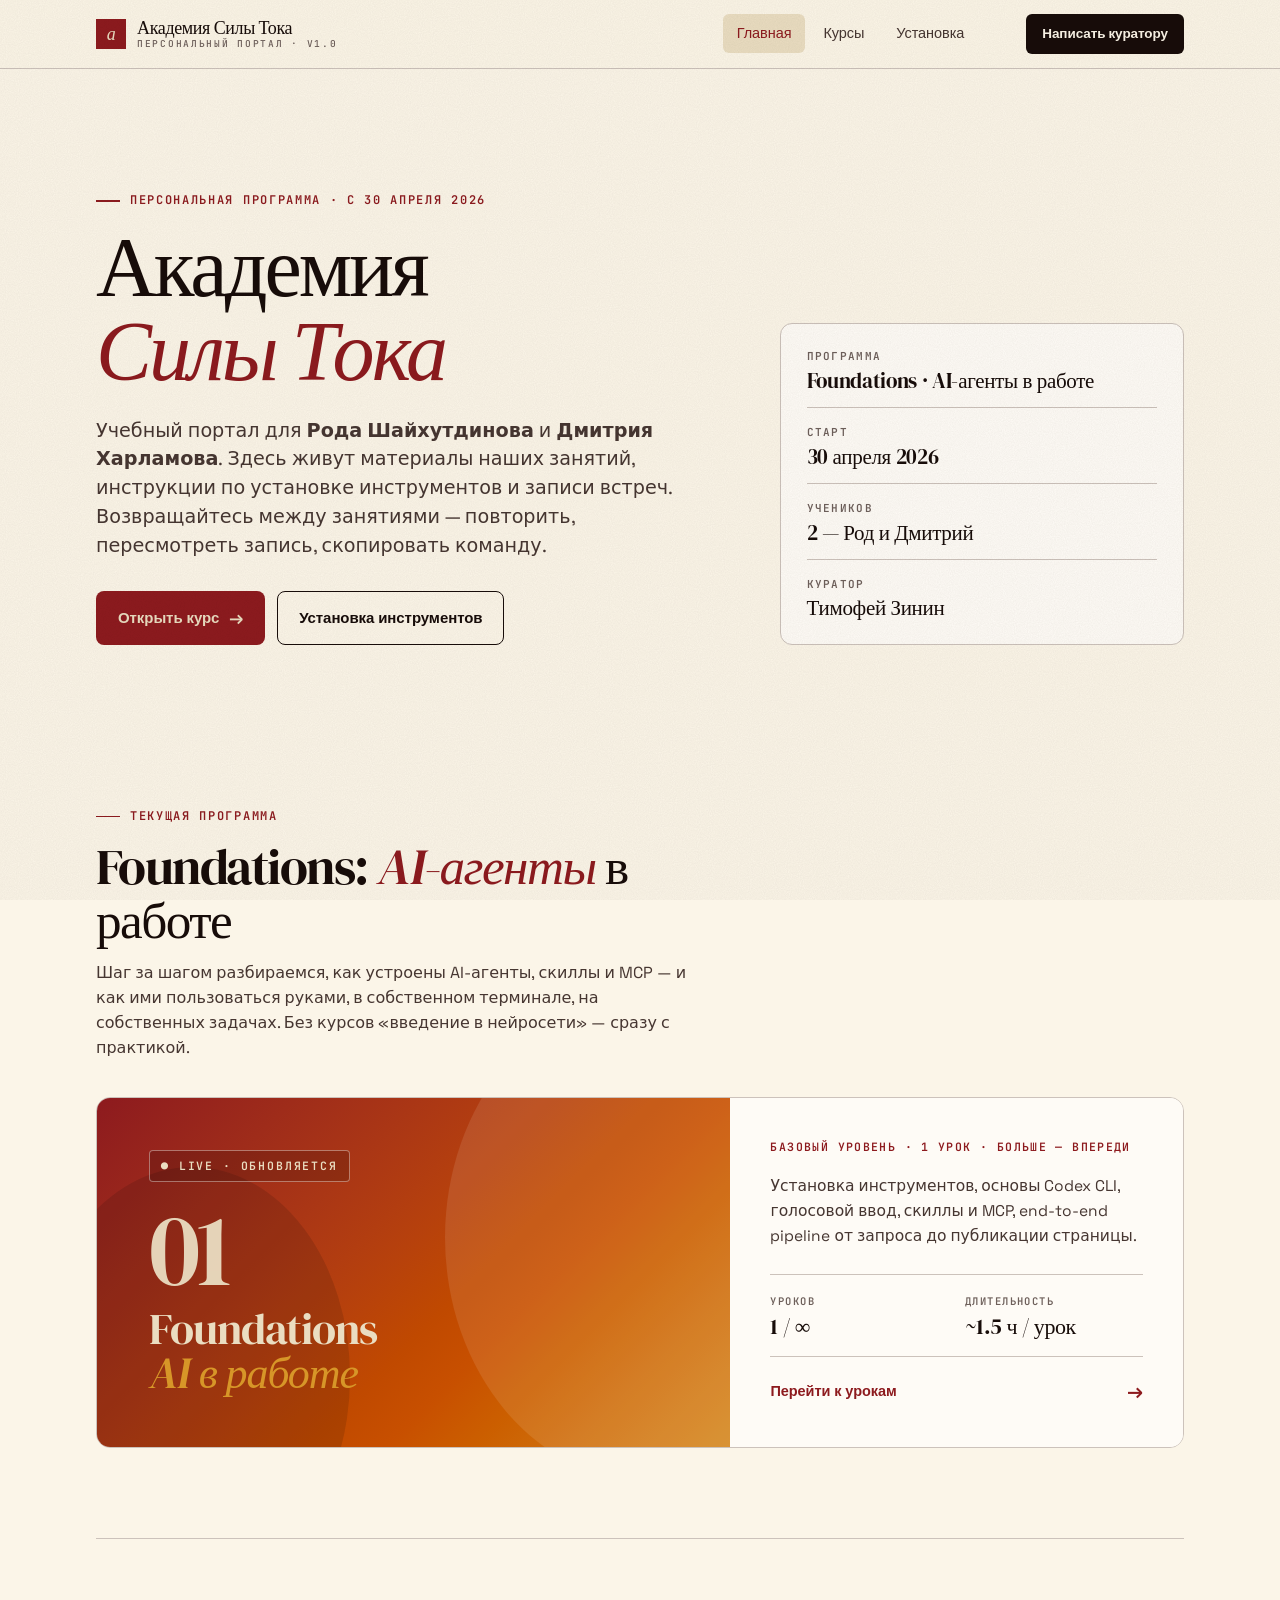
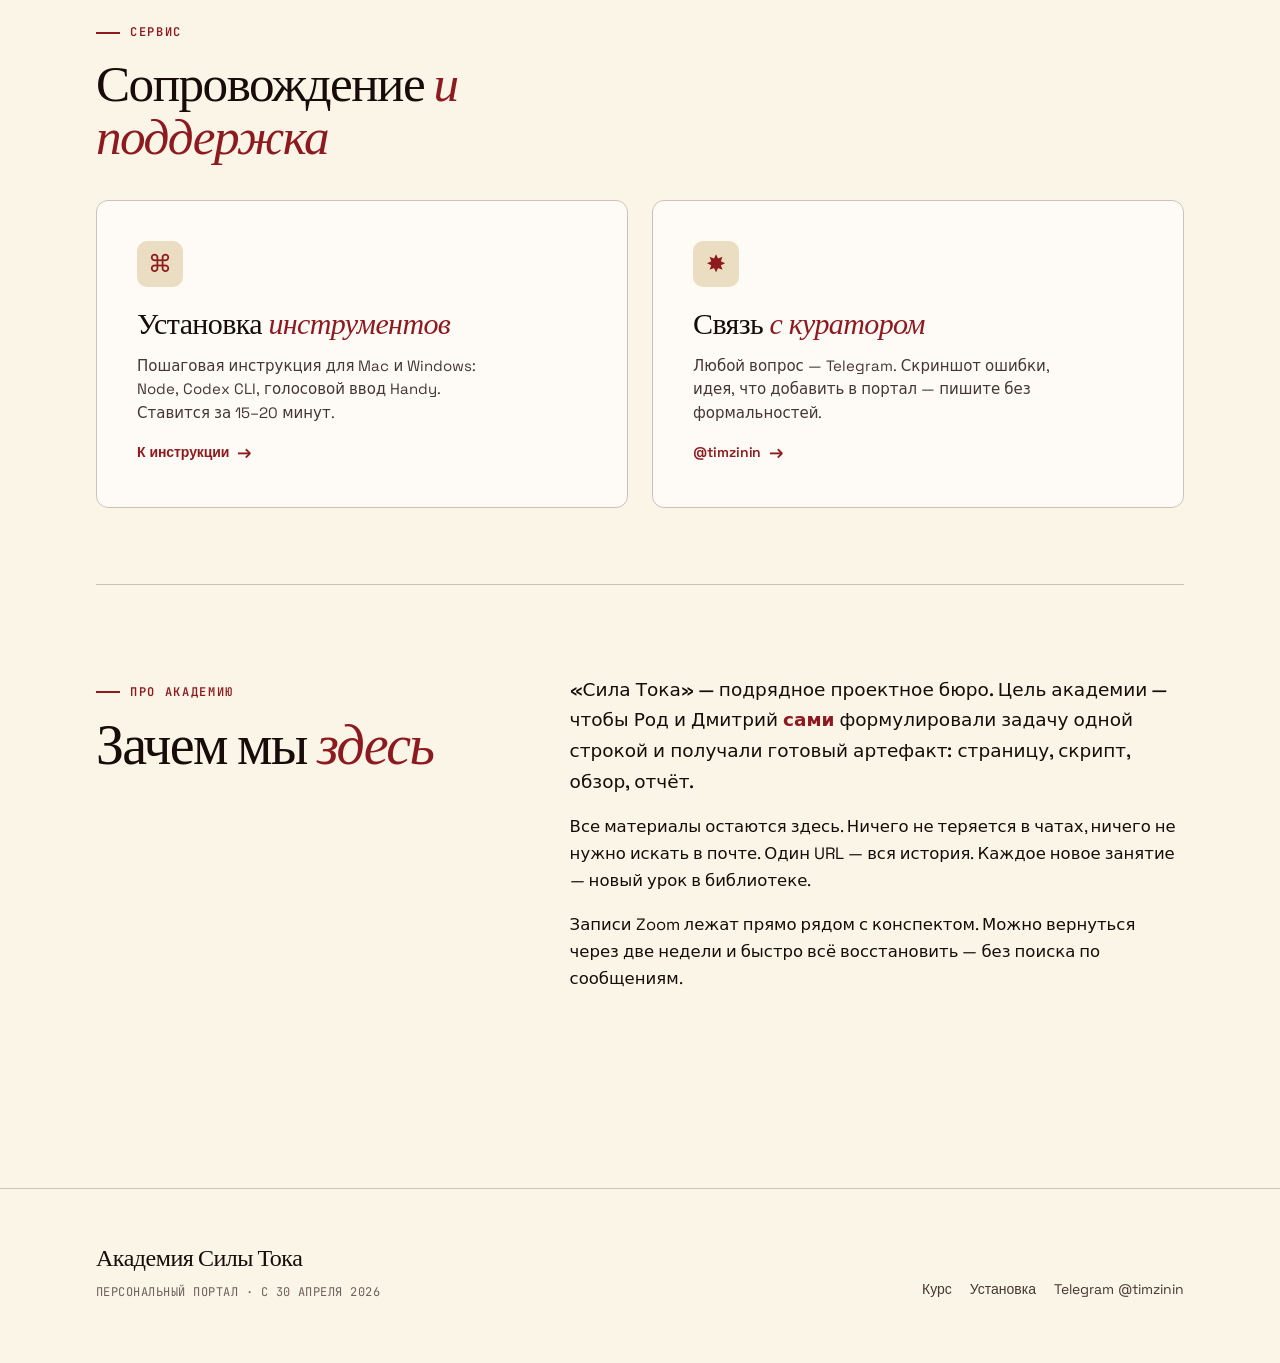
<file: index.html>
<!DOCTYPE html>
<html lang="ru">
<head>
<meta charset="UTF-8">
<meta name="viewport" content="width=device-width, initial-scale=1.0">
<title>Академия Силы Тока — персональный портал обучения</title>
<meta name="description" content="Персональная академия для Рода Шайхутдинова и Дмитрия Харламова. Курсы, записи занятий, материалы, инструкции по установке.">
<link rel="canonical" href="https://timzinin.com/sila-toka-setup/">
<link rel="preconnect" href="https://fonts.googleapis.com">
<link rel="preconnect" href="https://fonts.gstatic.com" crossorigin>
<link href="https://fonts.googleapis.com/css2?family=Space+Grotesk:wght@400;500;600;700&family=DM+Serif+Display&family=JetBrains+Mono:wght@400;500;600&display=swap" rel="stylesheet">
<link rel="stylesheet" href="_portal.css">
<style>
.hero{padding:clamp(60px,9vw,120px) 0 clamp(50px,7vw,90px);position:relative}
.hero-grid{display:grid;grid-template-columns:1.5fr 1fr;gap:clamp(40px,6vw,90px);align-items:end}
@media(max-width:880px){.hero-grid{grid-template-columns:1fr;gap:32px}}
.hero h1{font-family:'DM Serif Display',serif;font-size:clamp(46px,7vw,84px);line-height:1;letter-spacing:-0.035em;margin:14px 0 24px;max-width:14ch}
.hero h1 em{font-style:italic;color:var(--primary)}
.hero .lede{font-size:clamp(17px,1.5vw,20px);line-height:1.5;color:var(--ink-soft);margin:0 0 30px;max-width:54ch}
.hero .actions{display:flex;flex-wrap:wrap;gap:12px}
.hero-side{display:flex;flex-direction:column;gap:16px;font-family:'Space Grotesk',sans-serif;background:var(--paper);border:1px solid var(--line);border-radius:12px;padding:24px 26px}
.hero-side .row{display:flex;flex-direction:column;gap:3px;padding-bottom:14px;border-bottom:1px solid var(--line)}
.hero-side .row:last-child{border-bottom:none;padding-bottom:0}
.hero-side .row .l{font-family:'JetBrains Mono',monospace;font-size:11px;letter-spacing:0.12em;text-transform:uppercase;color:var(--ink-muted);font-weight:600}
.hero-side .row .v{font-family:'DM Serif Display',serif;font-size:21px;letter-spacing:-0.015em;color:var(--ink);line-height:1.15}

/* COURSE — featured big card */
.course-section{padding:clamp(40px,5vw,70px) 0 clamp(60px,7vw,100px)}
.section-head{margin-bottom:36px}
.section-head h2{font-family:'DM Serif Display',serif;font-size:clamp(32px,4vw,52px);line-height:1.05;letter-spacing:-0.03em;margin-top:14px;max-width:22ch}
.section-head h2 em{font-style:italic;color:var(--primary)}
.section-head .desc{font-size:16px;line-height:1.55;color:var(--ink-soft);max-width:60ch;margin:14px 0 0}

.course{display:grid;grid-template-columns:1.4fr 1fr;gap:0;background:var(--paper);border:1px solid var(--line);border-radius:14px;overflow:hidden;text-decoration:none;color:var(--ink);transition:border-color .2s,transform .15s,box-shadow .2s}
.course:hover{border-color:var(--primary);transform:translateY(-2px);box-shadow:0 12px 40px -16px oklch(20% 0.04 30 / 0.18)}
@media(max-width:880px){.course{grid-template-columns:1fr}}
.course-cover{background:linear-gradient(135deg, var(--primary) 0%, var(--secondary) 65%, var(--accent) 110%);padding:clamp(36px,5vw,52px);min-height:340px;display:flex;flex-direction:column;justify-content:space-between;color:var(--soft);position:relative;overflow:hidden}
.course-cover::before{content:"";position:absolute;top:-30%;right:-20%;width:65%;height:140%;background:oklch(98% 0.012 85 / 0.1);border-radius:50%}
.course-cover::after{content:"";position:absolute;bottom:-40%;left:-10%;width:50%;height:120%;background:oklch(0% 0 0 / 0.12);border-radius:50%}
.course-cover>*{position:relative;z-index:2}
.course-cover .tag{font-family:'JetBrains Mono',monospace;font-size:11.5px;letter-spacing:0.16em;text-transform:uppercase;color:var(--soft);font-weight:600;display:inline-flex;align-items:center;gap:9px;padding:6px 11px;border:1px solid oklch(98% 0.012 85 / 0.4);border-radius:4px;align-self:flex-start;background:oklch(0% 0 0 / 0.16)}
.course-cover .num{font-family:'DM Serif Display',serif;font-size:clamp(70px,8vw,108px);line-height:0.85;letter-spacing:-0.04em;color:var(--soft);opacity:0.95;margin-top:14px}
.course-cover h3{font-family:'DM Serif Display',serif;font-size:clamp(28px,3.5vw,44px);line-height:1;letter-spacing:-0.025em;color:var(--soft);margin:14px 0 0;max-width:14ch}
.course-cover h3 em{font-style:italic;color:var(--accent)}

.course-body{padding:clamp(28px,4vw,40px);display:flex;flex-direction:column;gap:18px;background:var(--paper)}
.course-body .lvl{font-family:'JetBrains Mono',monospace;font-size:11.5px;letter-spacing:0.12em;text-transform:uppercase;color:var(--primary);font-weight:600}
.course-body .summary{font-size:15.5px;line-height:1.6;color:var(--ink-soft);margin:0;max-width:38ch}
.course-stats{display:grid;grid-template-columns:1fr 1fr;gap:16px;padding:18px 0;border-top:1px solid var(--line);border-bottom:1px solid var(--line);margin-top:8px}
.course-stats .stat .l{font-family:'JetBrains Mono',monospace;font-size:10.5px;letter-spacing:0.14em;text-transform:uppercase;color:var(--ink-muted);font-weight:600;margin-bottom:4px}
.course-stats .stat .v{font-family:'DM Serif Display',serif;font-size:22px;letter-spacing:-0.02em;color:var(--ink);line-height:1.1}
.course-cta{display:inline-flex;align-items:center;justify-content:space-between;gap:10px;color:var(--primary);font-family:'Space Grotesk',sans-serif;font-size:14.5px;font-weight:600;letter-spacing:-0.005em;margin-top:auto}
.course-cta::after{content:"→";font-size:20px;transition:transform .15s}
.course:hover .course-cta::after{transform:translateX(6px)}

/* SECONDARY GRID — Setup + Contact */
.secondary{padding:clamp(50px,6vw,90px) 0;border-top:1px solid var(--line)}
.secondary-grid{display:grid;grid-template-columns:1fr 1fr;gap:24px}
@media(max-width:760px){.secondary-grid{grid-template-columns:1fr}}
.tile{display:flex;flex-direction:column;gap:14px;padding:clamp(28px,3.5vw,40px);background:var(--paper);border:1px solid var(--line);border-radius:12px;text-decoration:none;color:var(--ink);transition:border-color .2s,transform .15s,box-shadow .2s;min-height:240px}
.tile:hover{border-color:var(--primary);transform:translateY(-2px);box-shadow:0 10px 30px -16px oklch(20% 0.04 30 / 0.18)}
.tile .icon{width:46px;height:46px;background:var(--soft);border-radius:10px;display:flex;align-items:center;justify-content:center;color:var(--primary);font-family:'DM Serif Display',serif;font-size:24px;line-height:1}
.tile h3{font-family:'DM Serif Display',serif;font-size:clamp(22px,2.5vw,30px);letter-spacing:-0.02em;line-height:1.1;margin:6px 0 0}
.tile h3 em{font-style:italic;color:var(--primary)}
.tile p{margin:0;font-size:15px;line-height:1.55;color:var(--ink-soft);max-width:38ch}
.tile .arrow{margin-top:auto;font-family:'Space Grotesk',sans-serif;font-size:14px;font-weight:600;color:var(--primary);display:inline-flex;align-items:center;gap:8px;letter-spacing:-0.005em}
.tile .arrow::after{content:"→";font-size:18px;transition:transform .15s}
.tile:hover .arrow::after{transform:translateX(4px)}

/* ABOUT */
.about{padding:clamp(50px,7vw,100px) 0;border-top:1px solid var(--line)}
.about-grid{display:grid;grid-template-columns:1fr 1.5fr;gap:clamp(30px,5vw,80px)}
@media(max-width:780px){.about-grid{grid-template-columns:1fr;gap:28px}}
.about-grid h2{font-family:'DM Serif Display',serif;font-size:clamp(32px,4.5vw,56px);line-height:1.02;letter-spacing:-0.03em;max-width:14ch}
.about-grid h2 em{font-style:italic;color:var(--primary)}
.about-grid .text p{font-size:16.5px;line-height:1.65;color:var(--ink);margin:0 0 16px;max-width:60ch}
.about-grid .text p:first-child{font-size:18.5px;color:var(--ink);font-weight:500}
.about-grid .text p b{font-weight:600;color:var(--primary)}
</style>
</head>
<body>

<nav class="portal-nav">
  <div class="portal-nav-inner">
    <a class="portal-brand" href="./">
      <span class="mark">а</span>
      <span class="name"><b>Академия Силы Тока</b><span>персональный портал · v1.0</span></span>
    </a>
    <div class="portal-links">
      <a href="./" class="active">Главная</a>
      <a href="./library/">Курсы</a>
      <a href="./setup/">Установка</a>
    </div>
    <a href="https://t.me/timzinin" target="_blank" class="portal-cta">Написать куратору</a>
  </div>
</nav>

<div class="wrap">

<section class="hero">
  <div class="hero-grid">
    <div>
      <span class="eyebrow">персональная программа · с 30 апреля 2026</span>
      <h1>Академия<br><em>Силы Тока</em></h1>
      <p class="lede">Учебный портал для <b>Рода Шайхутдинова</b> и <b>Дмитрия Харламова</b>. Здесь живут материалы наших занятий, инструкции по установке инструментов и записи встреч. Возвращайтесь между занятиями — повторить, пересмотреть запись, скопировать команду.</p>
      <div class="actions">
        <a href="./library/" class="btn-primary">Открыть курс</a>
        <a href="./setup/" class="btn-ghost">Установка инструментов</a>
      </div>
    </div>
    <div class="hero-side">
      <div class="row"><span class="l">Программа</span><span class="v">Foundations · AI-агенты в работе</span></div>
      <div class="row"><span class="l">Старт</span><span class="v">30 апреля 2026</span></div>
      <div class="row"><span class="l">Учеников</span><span class="v">2 — Род и Дмитрий</span></div>
      <div class="row"><span class="l">Куратор</span><span class="v">Тимофей Зинин</span></div>
    </div>
  </div>
</section>

<section class="course-section">
  <div class="section-head">
    <span class="eyebrow">текущая программа</span>
    <h2>Foundations: <em>AI-агенты</em> в работе</h2>
    <p class="desc">Шаг за шагом разбираемся, как устроены AI-агенты, скиллы и MCP — и как ими пользоваться руками, в собственном терминале, на собственных задачах. Без курсов «введение в нейросети» — сразу с практикой.</p>
  </div>

  <a class="course" href="./library/">
    <div class="course-cover">
      <span class="tag">● live · обновляется</span>
      <div>
        <div class="num">01</div>
        <h3>Foundations<br><em>AI в работе</em></h3>
      </div>
    </div>
    <div class="course-body">
      <span class="lvl">базовый уровень · 1 урок · больше — впереди</span>
      <p class="summary">Установка инструментов, основы Codex CLI, голосовой ввод, скиллы и MCP, end-to-end pipeline от запроса до публикации страницы.</p>
      <div class="course-stats">
        <div class="stat"><div class="l">Уроков</div><div class="v">1 / ∞</div></div>
        <div class="stat"><div class="l">Длительность</div><div class="v">~1.5 ч / урок</div></div>
      </div>
      <span class="course-cta">Перейти к урокам</span>
    </div>
  </a>
</section>

<section class="secondary">
  <div class="section-head">
    <span class="eyebrow">сервис</span>
    <h2>Сопровождение <em>и поддержка</em></h2>
  </div>

  <div class="secondary-grid">
    <a class="tile" href="./setup/">
      <div class="icon">⌘</div>
      <h3>Установка <em>инструментов</em></h3>
      <p>Пошаговая инструкция для Mac и Windows: Node, Codex CLI, голосовой ввод Handy. Ставится за 15–20 минут.</p>
      <span class="arrow">К инструкции</span>
    </a>

    <a class="tile" href="https://t.me/timzinin" target="_blank">
      <div class="icon">✸</div>
      <h3>Связь <em>с куратором</em></h3>
      <p>Любой вопрос — Telegram. Скриншот ошибки, идея, что добавить в портал — пишите без формальностей.</p>
      <span class="arrow">@timzinin</span>
    </a>
  </div>
</section>

<section class="about">
  <div class="about-grid">
    <div>
      <span class="eyebrow">про академию</span>
      <h2 style="margin-top:14px">Зачем мы <em>здесь</em></h2>
    </div>
    <div class="text">
      <p>«Сила Тока» — подрядное проектное бюро. Цель академии — чтобы Род и Дмитрий <b>сами</b> формулировали задачу одной строкой и получали готовый артефакт: страницу, скрипт, обзор, отчёт.</p>
      <p>Все материалы остаются здесь. Ничего не теряется в чатах, ничего не нужно искать в почте. Один URL — вся история. Каждое новое занятие — новый урок в библиотеке.</p>
      <p>Записи Zoom лежат прямо рядом с конспектом. Можно вернуться через две недели и быстро всё восстановить — без поиска по сообщениям.</p>
    </div>
  </div>
</section>

</div>

<footer class="portal-footer">
  <div class="inner">
    <div>
      <div class="brand">Академия Силы Тока</div>
      <div class="meta">персональный портал · с 30 апреля 2026</div>
    </div>
    <div class="links">
      <a href="./library/">Курс</a>
      <a href="./setup/">Установка</a>
      <a href="https://t.me/timzinin" target="_blank">Telegram @timzinin</a>
    </div>
  </div>
</footer>

</body>
</html>
</file>
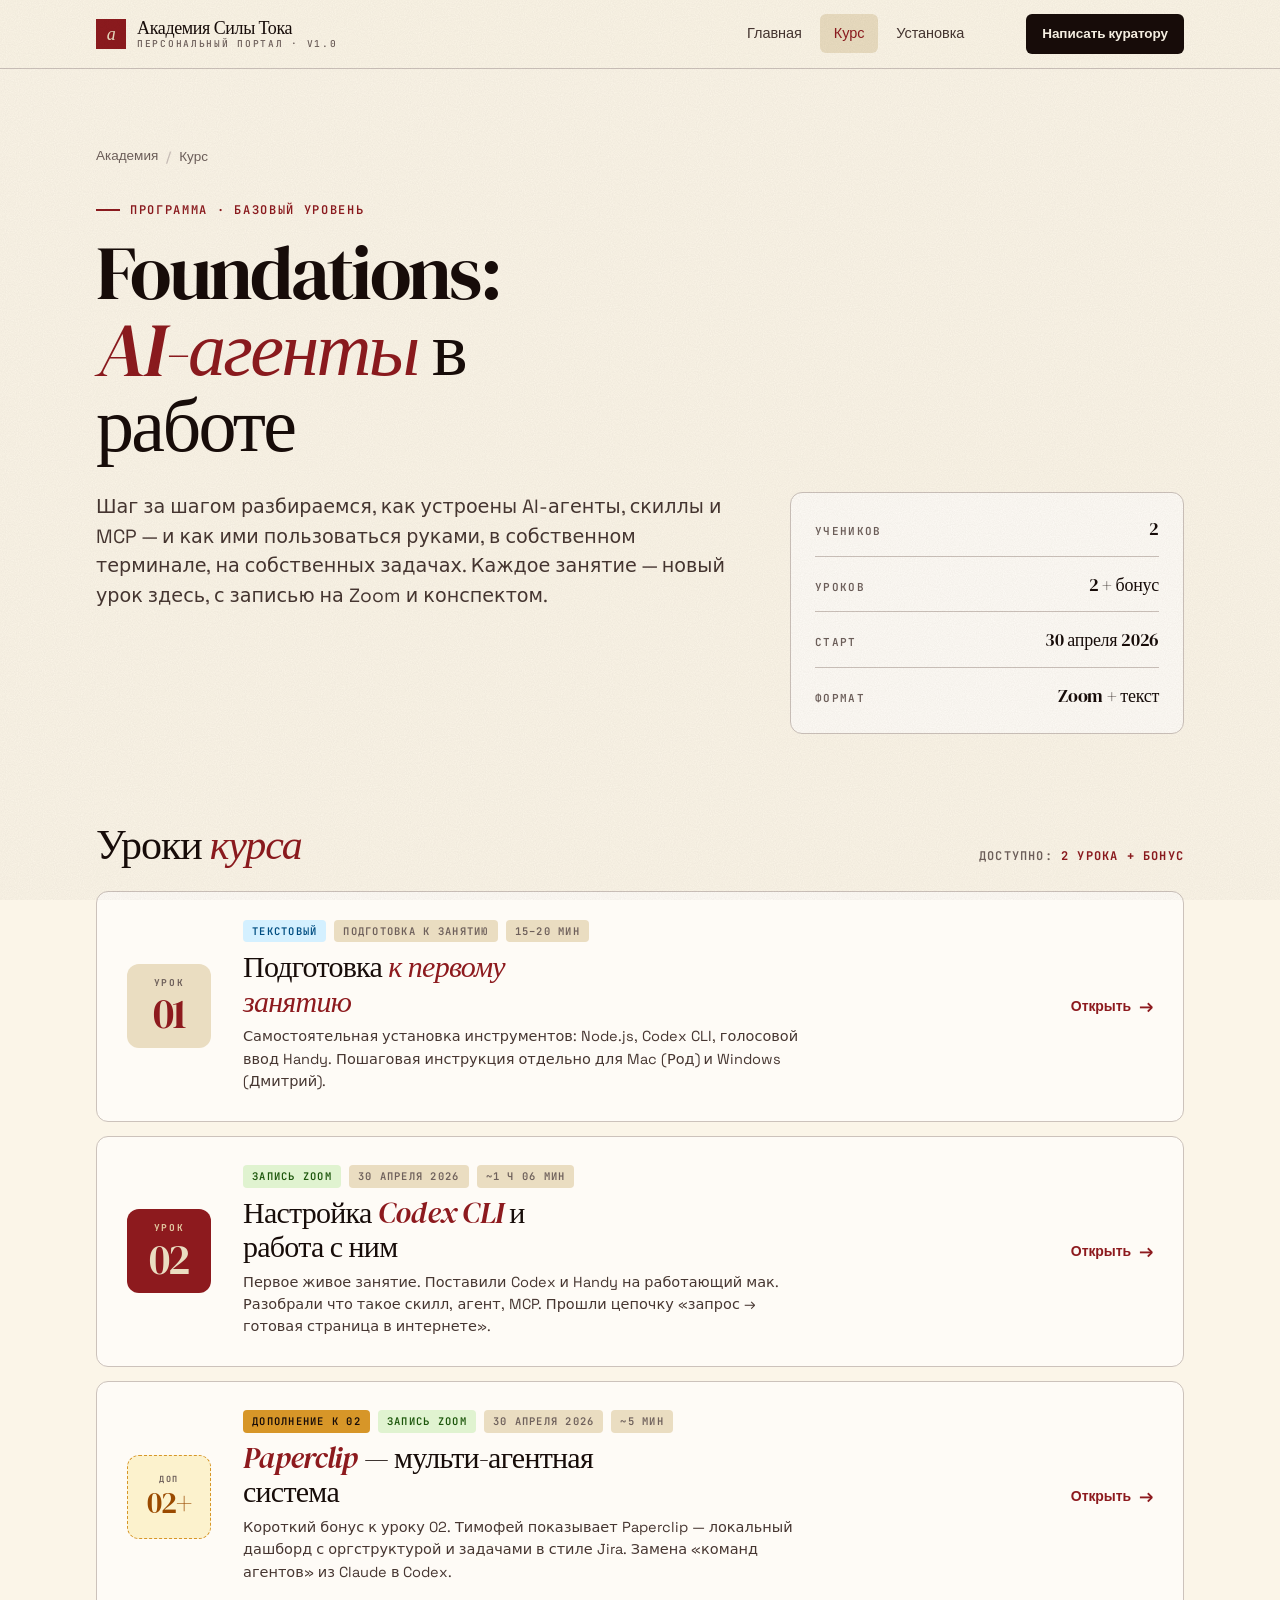
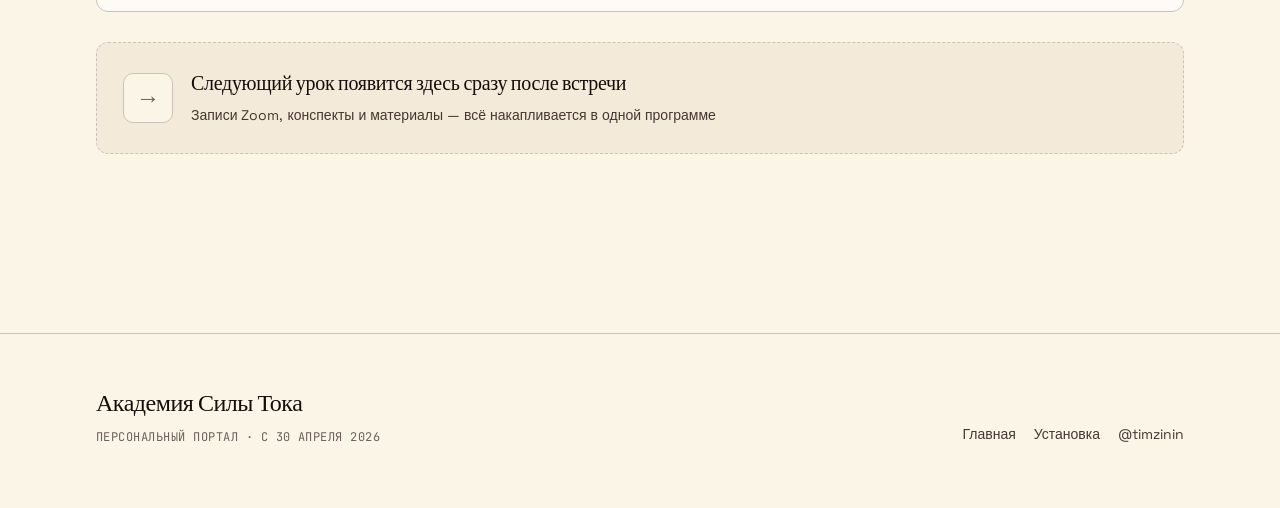
<file: library/index.html>
<!DOCTYPE html>
<html lang="ru">
<head>
<meta charset="UTF-8">
<meta name="viewport" content="width=device-width, initial-scale=1.0">
<title>Foundations — AI-агенты в работе · Академия Силы Тока</title>
<meta name="description" content="Курс Foundations: AI-агенты в работе. Установка инструментов, основы Codex CLI, скиллы и MCP, end-to-end pipeline.">
<link rel="canonical" href="https://timzinin.com/sila-toka-setup/library/">
<link rel="preconnect" href="https://fonts.googleapis.com">
<link rel="preconnect" href="https://fonts.gstatic.com" crossorigin>
<link href="https://fonts.googleapis.com/css2?family=Space+Grotesk:wght@400;500;600;700&family=DM+Serif+Display&family=JetBrains+Mono:wght@400;500;600&display=swap" rel="stylesheet">
<link rel="stylesheet" href="../_portal.css">
<style>
.course-head{padding:clamp(40px,6vw,80px) 0 clamp(30px,4vw,50px)}
.course-head .meta-grid{display:grid;grid-template-columns:1.6fr 1fr;gap:clamp(30px,5vw,80px);align-items:start;margin-top:30px}
@media(max-width:880px){.course-head .meta-grid{grid-template-columns:1fr;gap:24px}}
.course-head h1{font-family:'DM Serif Display',serif;font-size:clamp(42px,6.5vw,76px);line-height:1;letter-spacing:-0.035em;margin:14px 0 22px;max-width:14ch}
.course-head h1 em{font-style:italic;color:var(--primary)}
.course-head .summary{font-size:clamp(17px,1.5vw,20px);line-height:1.55;color:var(--ink-soft);margin:0;max-width:62ch}
.course-stats{background:var(--paper);border:1px solid var(--line);border-radius:12px;padding:22px 24px;display:flex;flex-direction:column;gap:14px}
.course-stats .row{display:flex;justify-content:space-between;align-items:baseline;padding-bottom:12px;border-bottom:1px solid var(--line);font-family:'Space Grotesk',sans-serif}
.course-stats .row:last-child{border-bottom:none;padding-bottom:0}
.course-stats .row .l{font-family:'JetBrains Mono',monospace;font-size:11px;letter-spacing:0.12em;text-transform:uppercase;color:var(--ink-muted);font-weight:600}
.course-stats .row .v{font-family:'DM Serif Display',serif;font-size:18px;letter-spacing:-0.015em;color:var(--ink)}

.lessons-section{padding:clamp(20px,3vw,40px) 0 clamp(60px,7vw,100px)}
.lessons-section .section-head{margin-bottom:24px;display:flex;justify-content:space-between;align-items:end;flex-wrap:wrap;gap:14px}
.lessons-section h2{font-family:'DM Serif Display',serif;font-size:clamp(28px,3.5vw,42px);letter-spacing:-0.025em;line-height:1.05;margin:0}
.lessons-section h2 em{font-style:italic;color:var(--primary)}
.lessons-section .progress-info{font-family:'JetBrains Mono',monospace;font-size:12px;letter-spacing:0.1em;color:var(--ink-muted);text-transform:uppercase;font-weight:600}
.lessons-section .progress-info b{color:var(--primary)}

.lessons{display:flex;flex-direction:column;gap:14px}
.lesson{display:grid;grid-template-columns:auto 1fr auto;gap:clamp(20px,3vw,32px);padding:clamp(20px,2.5vw,28px) clamp(20px,2.5vw,30px);background:var(--paper);border:1px solid var(--line);border-radius:12px;text-decoration:none;color:var(--ink);transition:border-color .2s,transform .15s,box-shadow .2s;align-items:center}
.lesson:hover{border-color:var(--primary);transform:translateY(-1px);box-shadow:0 8px 28px -16px oklch(20% 0.04 30 / 0.15)}
@media(max-width:780px){.lesson{grid-template-columns:1fr;gap:14px;padding:22px}}

.lesson-num{display:flex;flex-direction:column;align-items:center;justify-content:center;width:84px;height:84px;background:var(--soft);border-radius:12px;flex-shrink:0;line-height:1}
.lesson-num .l{font-family:'JetBrains Mono',monospace;font-size:9.5px;letter-spacing:0.18em;text-transform:uppercase;color:var(--ink-muted);font-weight:700;margin-bottom:5px}
.lesson-num .n{font-family:'DM Serif Display',serif;font-size:42px;color:var(--primary);letter-spacing:-0.04em;font-weight:400}
.lesson--current .lesson-num{background:var(--primary)}
.lesson--current .lesson-num .l{color:oklch(85% 0.06 80)}
.lesson--current .lesson-num .n{color:var(--soft)}

.lesson-info{display:flex;flex-direction:column;gap:6px}
.lesson-tag-row{display:flex;flex-wrap:wrap;gap:8px;align-items:center;margin-bottom:2px}
.lesson-tag{font-family:'JetBrains Mono',monospace;font-size:10.5px;letter-spacing:0.12em;text-transform:uppercase;color:var(--ink-muted);font-weight:600;padding:3px 9px;background:var(--soft);border-radius:4px}
.lesson-tag--video{background:oklch(94% 0.05 130);color:oklch(40% 0.12 140)}
.lesson-tag--text{background:oklch(94% 0.04 240);color:oklch(40% 0.12 240)}
.lesson-tag--bonus{background:var(--accent);color:var(--ink)}
.lesson--bonus .lesson-num{background:oklch(96% 0.05 95);border:1px dashed var(--accent)}
.lesson--bonus .lesson-num .n{color:oklch(50% 0.14 60);font-size:30px}
.lesson--bonus .lesson-num .l{font-size:8.5px}
.lesson-info h3{font-family:'DM Serif Display',serif;font-size:clamp(22px,2.5vw,30px);letter-spacing:-0.025em;line-height:1.15;margin:0;max-width:24ch}
.lesson-info h3 em{font-style:italic;color:var(--primary)}
.lesson-info .desc{font-size:14.5px;line-height:1.55;color:var(--ink-soft);margin:0;max-width:62ch}

.lesson-cta{font-family:'Space Grotesk',sans-serif;font-size:14px;font-weight:600;color:var(--primary);display:inline-flex;align-items:center;gap:8px;letter-spacing:-0.005em;white-space:nowrap;flex-shrink:0}
.lesson-cta::after{content:"→";font-size:18px;transition:transform .15s}
.lesson:hover .lesson-cta::after{transform:translateX(4px)}

.next-up{margin-top:30px;padding:24px 26px;background:var(--bg-2);border:1px dashed var(--line);border-radius:12px;display:flex;align-items:center;gap:18px;color:var(--ink-soft)}
.next-up .badge{width:50px;height:50px;background:var(--bg);border:1.5px solid var(--line);border-radius:10px;display:flex;align-items:center;justify-content:center;color:var(--ink-muted);font-family:'DM Serif Display',serif;font-size:24px;flex-shrink:0}
.next-up .text strong{display:block;font-family:'DM Serif Display',serif;font-size:20px;color:var(--ink);font-weight:400;letter-spacing:-0.015em;margin-bottom:3px}
.next-up .text span{font-family:'Space Grotesk',sans-serif;font-size:14px}
</style>
</head>
<body>

<nav class="portal-nav">
  <div class="portal-nav-inner">
    <a class="portal-brand" href="../">
      <span class="mark">а</span>
      <span class="name"><b>Академия Силы Тока</b><span>персональный портал · v1.0</span></span>
    </a>
    <div class="portal-links">
      <a href="../">Главная</a>
      <a href="./" class="active">Курс</a>
      <a href="../setup/">Установка</a>
    </div>
    <a href="https://t.me/timzinin" target="_blank" class="portal-cta">Написать куратору</a>
  </div>
</nav>

<div class="wrap">

<header class="course-head">
  <div class="crumbs">
    <a href="../">Академия</a>
    <span class="sep">/</span>
    <span>Курс</span>
  </div>
  <span class="eyebrow">программа · базовый уровень</span>
  <h1>Foundations:<br><em>AI-агенты</em> в работе</h1>
  <div class="meta-grid">
    <p class="summary">Шаг за шагом разбираемся, как устроены AI-агенты, скиллы и MCP — и как ими пользоваться руками, в собственном терминале, на собственных задачах. Каждое занятие — новый урок здесь, с записью на Zoom и конспектом.</p>
    <div class="course-stats">
      <div class="row"><span class="l">учеников</span><span class="v">2</span></div>
      <div class="row"><span class="l">уроков</span><span class="v">2 + бонус</span></div>
      <div class="row"><span class="l">старт</span><span class="v">30 апреля 2026</span></div>
      <div class="row"><span class="l">формат</span><span class="v">Zoom + текст</span></div>
    </div>
  </div>
</header>

<section class="lessons-section">
  <div class="section-head">
    <h2>Уроки <em>курса</em></h2>
    <span class="progress-info">доступно: <b>2 урока + бонус</b></span>
  </div>

  <div class="lessons">

    <a class="lesson" href="../setup/">
      <div class="lesson-num"><span class="l">урок</span><span class="n">01</span></div>
      <div class="lesson-info">
        <div class="lesson-tag-row">
          <span class="lesson-tag lesson-tag--text">текстовый</span>
          <span class="lesson-tag">подготовка к занятию</span>
          <span class="lesson-tag">15–20 мин</span>
        </div>
        <h3>Подготовка <em>к первому занятию</em></h3>
        <p class="desc">Самостоятельная установка инструментов: Node.js, Codex CLI, голосовой ввод Handy. Пошаговая инструкция отдельно для Mac (Род) и Windows (Дмитрий).</p>
      </div>
      <span class="lesson-cta">Открыть</span>
    </a>

    <a class="lesson lesson--current" href="2026-04-30/">
      <div class="lesson-num"><span class="l">урок</span><span class="n">02</span></div>
      <div class="lesson-info">
        <div class="lesson-tag-row">
          <span class="lesson-tag lesson-tag--video">запись Zoom</span>
          <span class="lesson-tag">30 апреля 2026</span>
          <span class="lesson-tag">~1 ч 06 мин</span>
        </div>
        <h3>Настройка <em>Codex CLI</em> и работа с&nbsp;ним</h3>
        <p class="desc">Первое живое занятие. Поставили Codex и Handy на работающий мак. Разобрали что такое скилл, агент, MCP. Прошли цепочку «запрос → готовая страница в интернете».</p>
      </div>
      <span class="lesson-cta">Открыть</span>
    </a>

    <a class="lesson lesson--bonus" href="2026-04-30-paperclip/">
      <div class="lesson-num"><span class="l">доп</span><span class="n">02+</span></div>
      <div class="lesson-info">
        <div class="lesson-tag-row">
          <span class="lesson-tag lesson-tag--bonus">дополнение к 02</span>
          <span class="lesson-tag lesson-tag--video">запись Zoom</span>
          <span class="lesson-tag">30 апреля 2026</span>
          <span class="lesson-tag">~5 мин</span>
        </div>
        <h3><em>Paperclip</em> — мульти-агентная система</h3>
        <p class="desc">Короткий бонус к уроку 02. Тимофей показывает Paperclip — локальный дашборд с оргструктурой и задачами в стиле Jira. Замена «команд агентов» из Claude в Codex.</p>
      </div>
      <span class="lesson-cta">Открыть</span>
    </a>

  </div>

  <div class="next-up">
    <div class="badge">→</div>
    <div class="text">
      <strong>Следующий урок появится здесь сразу после встречи</strong>
      <span>Записи Zoom, конспекты и материалы — всё накапливается в одной программе</span>
    </div>
  </div>
</section>

</div>

<footer class="portal-footer">
  <div class="inner">
    <div>
      <div class="brand">Академия Силы Тока</div>
      <div class="meta">персональный портал · с 30 апреля 2026</div>
    </div>
    <div class="links">
      <a href="../">Главная</a>
      <a href="../setup/">Установка</a>
      <a href="https://t.me/timzinin" target="_blank">@timzinin</a>
    </div>
  </div>
</footer>

</body>
</html>
</file>
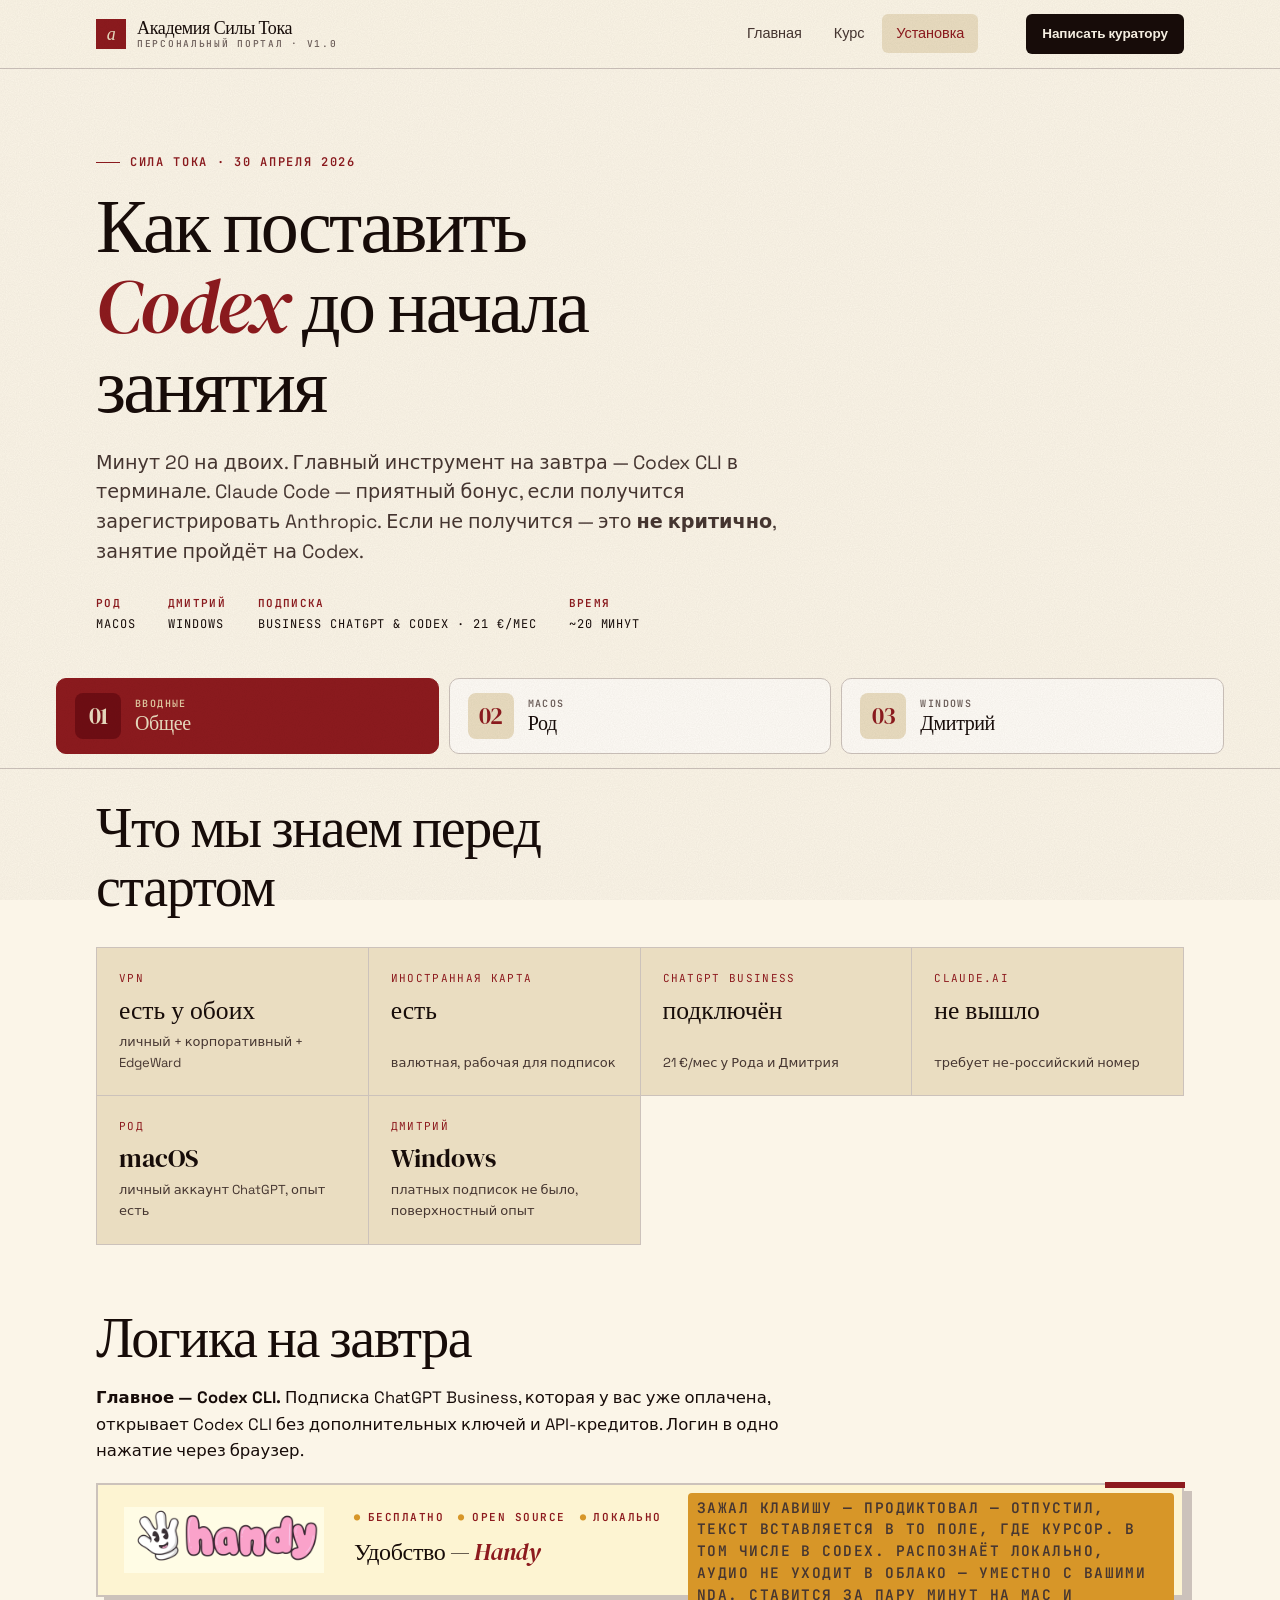
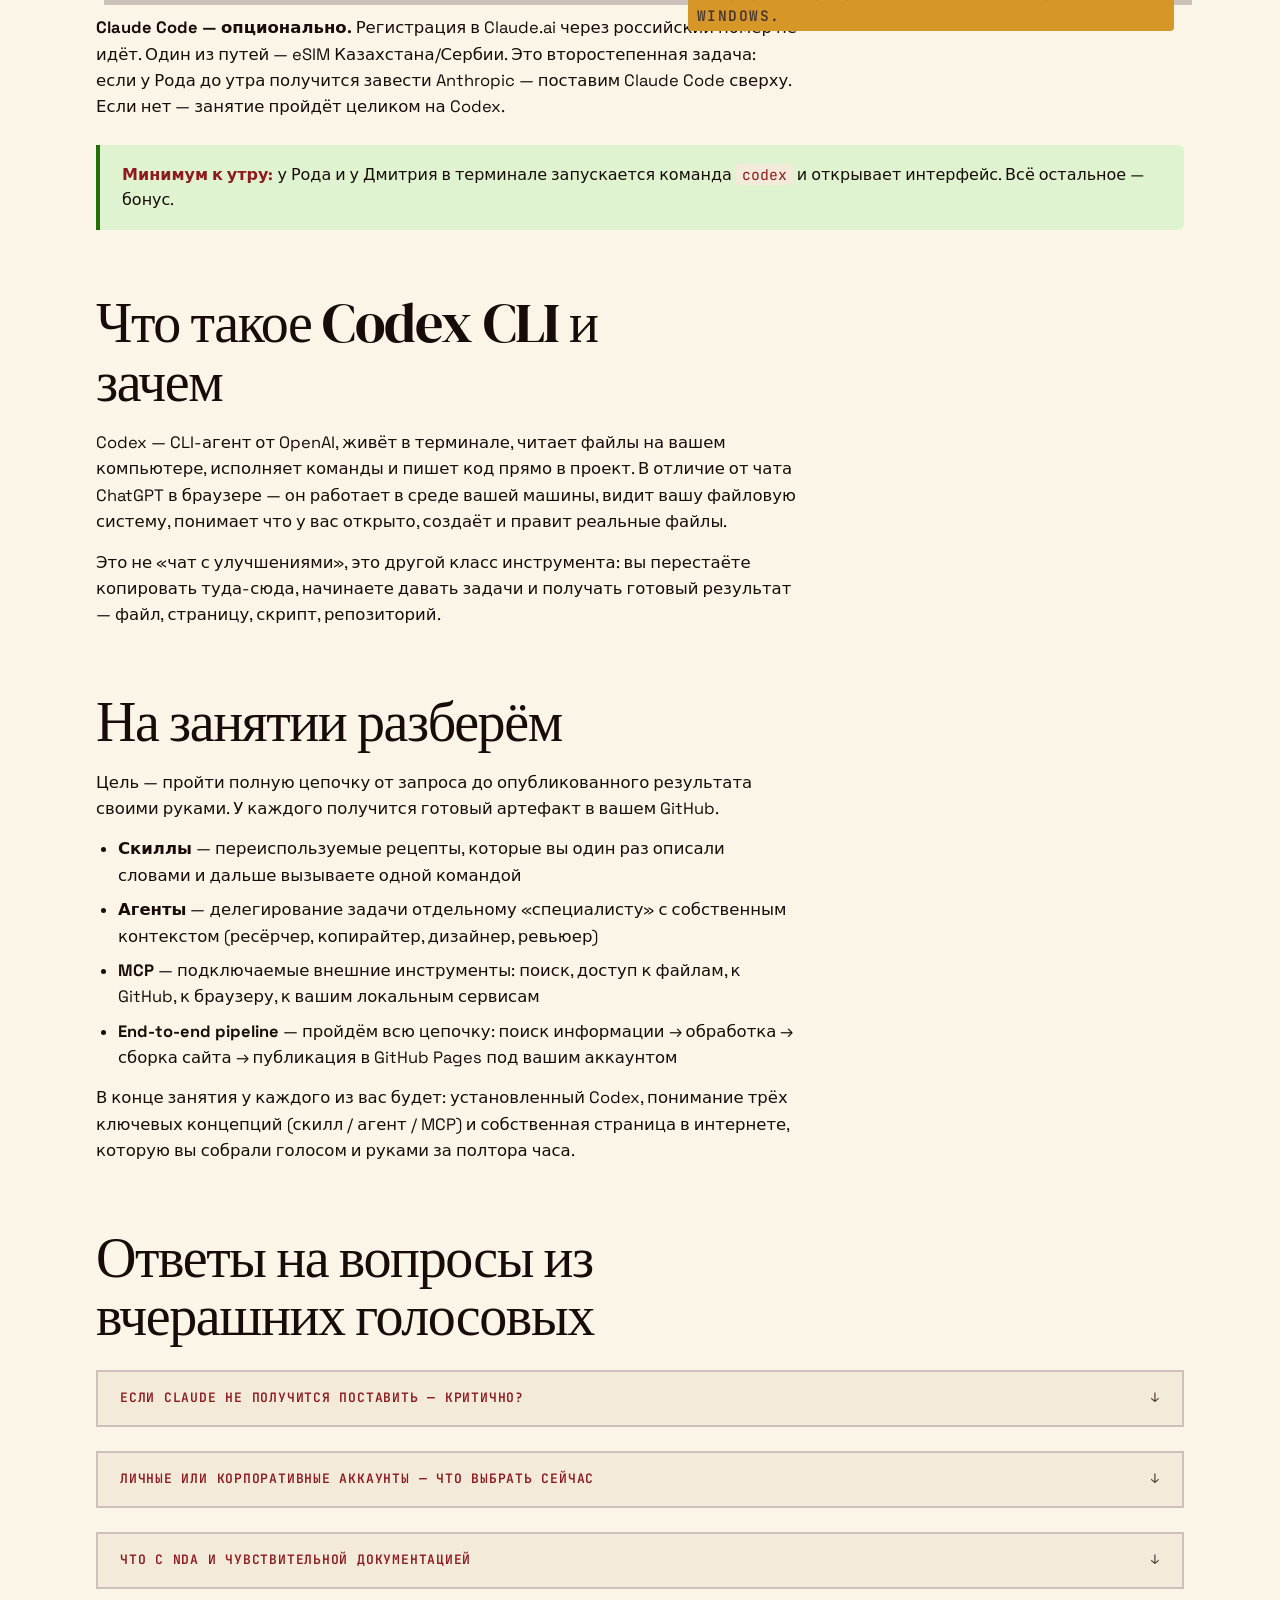
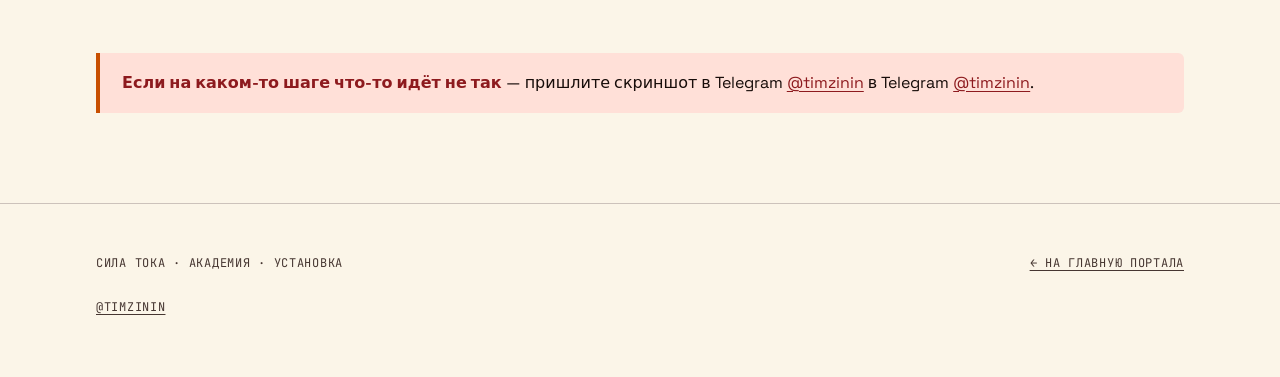
<file: setup/index.html>
<!DOCTYPE html>
<html lang="ru">
<head>
<meta charset="UTF-8">
<meta name="viewport" content="width=device-width, initial-scale=1.0">
<title>Сила Тока — инструкция к утру 30 апреля</title>
<meta name="description" content="Установка CLI Codex (обязательно) и Claude Code (опционально) для Рода (Mac) и Дмитрия (Windows) к занятию 30 апреля.">
<link rel="canonical" href="https://timzinin.com/sila-toka-setup/setup/">
<link rel="preconnect" href="https://fonts.googleapis.com">
<link rel="preconnect" href="https://fonts.gstatic.com" crossorigin>
<link href="https://fonts.googleapis.com/css2?family=Space+Grotesk:wght@400;500;600;700&family=DM+Serif+Display&family=JetBrains+Mono:wght@400;500;600&display=swap" rel="stylesheet">
<link rel="stylesheet" href="../_portal.css">
<style>
/* legacy aliases inherit warm palette from _portal.css */

header{padding:clamp(40px,6vw,80px) 0 clamp(20px,3vw,30px)}
header h1{font-size:clamp(42px,6.5vw,76px);max-width:14ch;margin:14px 0 22px;letter-spacing:-0.035em}
header h1 em{font-style:italic;color:var(--primary)}
.lede{font-size:clamp(17px,1.5vw,20px);max-width:62ch;color:var(--ink-soft);margin:0;line-height:1.55}
.meta{display:flex;flex-wrap:wrap;gap:18px 32px;margin-top:28px;font-family:'JetBrains Mono',monospace;font-size:12px;text-transform:uppercase;letter-spacing:0.08em;color:var(--ink)}
.meta b{color:var(--primary);display:block;font-size:11px;font-weight:600;letter-spacing:0.12em;margin-bottom:3px}

/* === LESSON SUB-TABS (Общее / Род / Дмитрий) — LMS-style === */
.tabs{position:sticky;top:60px;z-index:50;background:oklch(97% 0.018 85 / 0.95);backdrop-filter:saturate(140%) blur(10px);-webkit-backdrop-filter:saturate(140%) blur(10px);border-bottom:1px solid var(--line);padding:14px clamp(20px,5vw,56px);margin-bottom:30px}
.wrap-tabs{max-width:1200px;margin:0 auto;display:grid;grid-template-columns:repeat(3,1fr);gap:10px}
.tab-btn{appearance:none;cursor:pointer;display:flex;align-items:center;gap:14px;padding:14px 18px;background:var(--paper);border:1px solid var(--line);border-radius:10px;color:var(--ink);text-align:left;font-family:'Space Grotesk',sans-serif;transition:border-color .2s,background .15s,transform .1s}
.tab-btn:hover{border-color:var(--primary);transform:translateY(-1px)}
.tab-btn.active{background:var(--primary);border-color:var(--primary);color:var(--soft)}
.tab-btn .num{display:flex;align-items:center;justify-content:center;width:46px;height:46px;border-radius:8px;background:var(--soft);color:var(--primary);font-family:'DM Serif Display',serif;font-size:24px;line-height:1;letter-spacing:-0.03em;flex-shrink:0;transition:background .15s,color .15s}
.tab-btn.active .num{background:oklch(35% 0.13 25);color:var(--soft)}
.tab-btn .label{display:flex;flex-direction:column;gap:2px;line-height:1.15;min-width:0}
.tab-btn .label .top{font-family:'JetBrains Mono',monospace;font-size:10px;letter-spacing:0.14em;text-transform:uppercase;color:var(--ink-muted);font-weight:600}
.tab-btn.active .label .top{color:oklch(85% 0.06 80)}
.tab-btn .label .name{font-family:'DM Serif Display',serif;font-size:20px;letter-spacing:-0.02em;font-weight:400;color:var(--ink)}
.tab-btn.active .label .name{color:var(--soft)}
@media(max-width:680px){
  .tabs{padding:10px clamp(14px,4vw,20px);top:56px}
  .wrap-tabs{grid-template-columns:1fr;gap:8px}
  .tab-btn{padding:12px 14px;gap:12px}
  .tab-btn .num{width:40px;height:40px;font-size:20px}
  .tab-btn .label .name{font-size:17px}
}

main{padding:clamp(40px,6vw,80px) 0 120px}
.tab-panel{display:none}
.tab-panel.active{display:block}

section{margin-bottom:clamp(40px,5vw,70px)}
h2{font-size:clamp(32px,4.5vw,56px);max-width:22ch;margin-bottom:18px}
h2 em{color:var(--bordeaux);font-style:italic}
h3{font-size:clamp(22px,2.2vw,30px);margin:36px 0 14px;color:var(--ink)}
h3 .step{font-family:'JetBrains Mono',monospace;font-size:14px;color:var(--bordeaux);margin-right:14px;letter-spacing:0.06em}
p{margin:0 0 14px;max-width:64ch}
ul{padding-left:22px;margin:0 0 14px;max-width:64ch}
li{margin-bottom:8px}
.callout{background:var(--cream);border-left:4px solid var(--bordeaux);padding:18px 22px;margin:24px 0;font-size:16px}
.callout b{color:var(--bordeaux)}
.callout-warn{background:oklch(94% 0.05 30);border-left-color:var(--terracotta)}
.callout-ok{background:oklch(94% 0.05 130);border-left-color:oklch(48% 0.15 140)}

pre{background:var(--code-bg);color:var(--code-ink);font-family:'JetBrains Mono',monospace;font-size:14px;line-height:1.55;padding:16px 20px;border-radius:0;overflow-x:auto;margin:14px 0;border-left:4px solid var(--ochre);position:relative}
code{font-family:'JetBrains Mono',monospace;font-size:0.92em;background:var(--bg-2);padding:1px 6px;border-radius:3px;color:var(--bordeaux)}
pre code{background:transparent;color:inherit;padding:0;font-size:14px}
.copy{position:absolute;top:8px;right:8px;background:var(--ochre);border:none;color:var(--ink);font-family:'JetBrains Mono',monospace;font-size:10px;font-weight:600;letter-spacing:0.1em;padding:4px 9px;cursor:pointer;text-transform:uppercase}
.copy:hover{background:var(--terracotta);color:var(--cream)}

.checklist{list-style:none;padding-left:0;border:1.5px solid var(--line);background:var(--cream)}
.checklist li{display:flex;gap:14px;padding:14px 18px;border-bottom:1px solid var(--line);margin:0;align-items:flex-start}
.checklist li:last-child{border-bottom:none}
.checklist li::before{content:"☐";font-family:'JetBrains Mono',monospace;font-weight:700;color:var(--bordeaux);font-size:18px;flex-shrink:0}
.checklist li b{display:block;color:var(--ink);margin-bottom:2px}
.checklist li span{color:var(--ink-soft);font-size:14px}

.facts{display:grid;grid-template-columns:repeat(auto-fit,minmax(220px,1fr));gap:0;border-top:1.5px solid var(--line);border-left:1.5px solid var(--line);margin:30px 0}
.fact{padding:22px 22px;border-right:1.5px solid var(--line);border-bottom:1.5px solid var(--line);background:var(--cream);min-height:130px;display:flex;flex-direction:column;gap:8px}
.fact .k{font-family:'JetBrains Mono',monospace;font-size:11px;text-transform:uppercase;letter-spacing:0.12em;color:var(--bordeaux)}
.fact .v{font-family:'DM Serif Display',serif;font-size:clamp(20px,2vw,26px);line-height:1.1}
.fact .d{font-size:13px;color:var(--ink-soft);margin-top:auto}

.troubleshoot{border:2px solid var(--line);background:var(--bg-2);padding:0;margin:24px 0}
.troubleshoot summary{padding:16px 22px;font-family:'JetBrains Mono',monospace;font-size:13px;font-weight:600;text-transform:uppercase;letter-spacing:0.06em;color:var(--bordeaux);cursor:pointer;list-style:none}
.troubleshoot summary::after{content:" ↓";float:right;color:var(--ink-soft)}
.troubleshoot[open] summary::after{content:" ↑"}
.troubleshoot[open] summary{border-bottom:1.5px solid var(--line)}
.troubleshoot .body{padding:18px 22px}
.troubleshoot .body p:last-child{margin-bottom:0}

footer{border-top:1.5px solid var(--line);padding:40px 0;font-family:'JetBrains Mono',monospace;font-size:12px;color:var(--ink-soft);letter-spacing:0.06em;text-transform:uppercase}
footer a{color:var(--ink-soft)}

.handy-card{background:oklch(96.5% 0.045 95);border:2.5px solid var(--line);padding:30px clamp(22px,4vw,40px);margin:24px 0 32px;display:grid;grid-template-columns:auto 1fr;gap:30px;align-items:center;box-shadow:8px 8px 0 var(--line);position:relative}
.handy-card::before{content:"";position:absolute;top:-2.5px;right:-2.5px;width:80px;height:6px;background:var(--bordeaux)}
.handy-card .visual{max-width:300px;width:100%}
.handy-card .visual img{display:block;width:100%;height:auto}
.handy-card .body .tag{font-family:'JetBrains Mono',monospace;font-size:11px;letter-spacing:0.14em;color:var(--bordeaux);text-transform:uppercase;font-weight:600;margin-bottom:12px;display:flex;flex-wrap:wrap;gap:6px 14px}
.handy-card .body .tag span{display:inline-flex;align-items:center;gap:6px}
.handy-card .body .tag span::before{content:"●";color:var(--ochre);font-size:10px}
.handy-card .body .pitch{font-family:'DM Serif Display',serif;font-size:clamp(22px,2.6vw,32px);color:var(--ink);margin:0 0 10px;letter-spacing:-0.015em;line-height:1.1;max-width:24ch}
.handy-card .body .pitch em{font-style:italic;color:var(--bordeaux)}
.handy-card .body .copy{font-size:15.5px;color:var(--ink-soft);line-height:1.5;max-width:54ch;margin:0}
.handy-card.compact{padding:22px 26px;margin:18px 0}
.handy-card.compact .visual{max-width:200px}
.handy-card.compact .body .pitch{font-size:clamp(20px,2vw,24px);margin-bottom:6px}
.handy-card.compact .body .copy{font-size:14.5px}
@media(max-width:760px){
  .handy-card{grid-template-columns:1fr;gap:18px;padding:22px;box-shadow:5px 5px 0 var(--line)}
  .handy-card .visual{max-width:220px;margin:0 auto}
}

@media(max-width:680px){
  .tab-btn{padding:14px 14px;font-size:12px}
  .tab-btn .num{font-size:18px}
  pre{font-size:12.5px;padding:14px 16px}
}
</style>
</head>
<body>

<nav class="portal-nav">
  <div class="portal-nav-inner">
    <a class="portal-brand" href="../">
      <span class="mark">а</span>
      <span class="name"><b>Академия Силы Тока</b><span>персональный портал · v1.0</span></span>
    </a>
    <div class="portal-links">
      <a href="../">Главная</a>
      <a href="../library/">Курс</a>
      <a href="./" class="active">Установка</a>
    </div>
    <a href="https://t.me/timzinin" target="_blank" class="portal-cta">Написать куратору</a>
  </div>
</nav>

<div class="wrap">
<header>
  <span class="eyebrow">Сила Тока · 30 апреля 2026</span>
  <h1>Как поставить <em>Codex</em> до начала занятия</h1>
  <p class="lede">Минут 20 на двоих. Главный инструмент на завтра — Codex CLI в терминале. Claude Code — приятный бонус, если получится зарегистрировать Anthropic. Если не получится — это <b>не критично</b>, занятие пройдёт на Codex.</p>
  <div class="meta">
    <div><b>Род</b> macOS</div>
    <div><b>Дмитрий</b> Windows</div>
    <div><b>Подписка</b> Business ChatGPT &amp; Codex · 21 €/мес</div>
    <div><b>Время</b> ~20 минут</div>
  </div>
</header>
</div>

<nav class="tabs">
  <div class="wrap-tabs">
    <button class="tab-btn active" data-tab="general">
      <span class="num">01</span>
      <span class="label"><span class="top">Вводные</span><span class="name">Общее</span></span>
    </button>
    <button class="tab-btn" data-tab="rod">
      <span class="num">02</span>
      <span class="label"><span class="top">macOS</span><span class="name">Род</span></span>
    </button>
    <button class="tab-btn" data-tab="dmitriy">
      <span class="num">03</span>
      <span class="label"><span class="top">Windows</span><span class="name">Дмитрий</span></span>
    </button>
  </div>
</nav>

<main class="wrap">

<!-- ============================================================ -->
<!-- TAB 01 — ОБЩЕЕ -->
<!-- ============================================================ -->
<div class="tab-panel active" id="tab-general">

<section>
  <h2>Что мы знаем перед стартом</h2>
  <div class="facts">
    <div class="fact"><div class="k">VPN</div><div class="v">есть у обоих</div><div class="d">личный + корпоративный + EdgeWard</div></div>
    <div class="fact"><div class="k">Иностранная карта</div><div class="v">есть</div><div class="d">валютная, рабочая для подписок</div></div>
    <div class="fact"><div class="k">ChatGPT Business</div><div class="v">подключён</div><div class="d">21 €/мес у Рода и Дмитрия</div></div>
    <div class="fact"><div class="k">Claude.ai</div><div class="v">не вышло</div><div class="d">требует не-российский номер</div></div>
    <div class="fact"><div class="k">Род</div><div class="v">macOS</div><div class="d">личный аккаунт ChatGPT, опыт есть</div></div>
    <div class="fact"><div class="k">Дмитрий</div><div class="v">Windows</div><div class="d">платных подписок не было, поверхностный опыт</div></div>
  </div>
</section>

<section>
  <h2>Логика на завтра</h2>
  <p><b>Главное — Codex CLI.</b> Подписка ChatGPT Business, которая у вас уже оплачена, открывает Codex CLI без дополнительных ключей и API-кредитов. Логин в одно нажатие через браузер.</p>
  <aside class="handy-card compact">
    <a class="visual" href="https://handy.computer" target="_blank"><img src="img/handy-logo.png" alt="Handy — speech to text" loading="lazy"></a>
    <div class="body">
      <div class="tag"><span>бесплатно</span><span>open source</span><span>локально</span></div>
      <p class="pitch">Удобство — <em>Handy</em></p>
      <p class="copy">Зажал клавишу — продиктовал — отпустил, текст вставляется в то поле, где курсор. В том числе в Codex. Распознаёт локально, аудио не уходит в облако — уместно с вашими NDA. Ставится за пару минут на Mac и Windows.</p>
    </div>
  </aside>
  <p><b>Claude Code — опционально.</b> Регистрация в Claude.ai через российский номер не идёт. Один из путей — eSIM Казахстана/Сербии. Это второстепенная задача: если у Рода до утра получится завести Anthropic — поставим Claude Code сверху. Если нет — занятие пройдёт целиком на Codex.</p>
  <div class="callout callout-ok">
    <b>Минимум к утру:</b> у Рода и у Дмитрия в терминале запускается команда <code>codex</code> и открывает интерфейс. Всё остальное — бонус.
  </div>
</section>

<section>
  <h2>Что такое Codex CLI и зачем</h2>
  <p>Codex — CLI-агент от OpenAI, живёт в терминале, читает файлы на вашем компьютере, исполняет команды и пишет код прямо в проект. В отличие от чата ChatGPT в браузере — он работает в среде вашей машины, видит вашу файловую систему, понимает что у вас открыто, создаёт и правит реальные файлы.</p>
  <p>Это не «чат с улучшениями», это другой класс инструмента: вы перестаёте копировать туда-сюда, начинаете давать задачи и получать готовый результат — файл, страницу, скрипт, репозиторий.</p>
</section>

<section>
  <h2>На занятии разберём</h2>
  <p>Цель — пройти полную цепочку от запроса до опубликованного результата своими руками. У каждого получится готовый артефакт в вашем GitHub.</p>
  <ul>
    <li><b>Скиллы</b> — переиспользуемые рецепты, которые вы один раз описали словами и дальше вызываете одной командой</li>
    <li><b>Агенты</b> — делегирование задачи отдельному «специалисту» с собственным контекстом (ресёрчер, копирайтер, дизайнер, ревьюер)</li>
    <li><b>MCP</b> — подключаемые внешние инструменты: поиск, доступ к файлам, к GitHub, к браузеру, к вашим локальным сервисам</li>
    <li><b>End-to-end pipeline</b> — пройдём всю цепочку: поиск информации → обработка → сборка сайта → публикация в GitHub Pages под вашим аккаунтом</li>
  </ul>
  <p>В конце занятия у каждого из вас будет: установленный Codex, понимание трёх ключевых концепций (скилл / агент / MCP) и собственная страница в интернете, которую вы собрали голосом и руками за полтора часа.</p>
</section>

<section>
  <h2>Ответы на вопросы из вчерашних голосовых</h2>

  <details class="troubleshoot">
    <summary>Если Claude не получится поставить — критично?</summary>
    <div class="body">
      <p>Нет, не критично. Занятие построено на Codex. Claude Code — это дополнительный инструмент, который мы поставим, если у Рода удастся завершить регистрацию (через зарубежную eSIM или сервис временных номеров). До утра тратить силы на Claude не нужно — лучше довести Codex до запуска у обоих.</p>
    </div>
  </details>

  <details class="troubleshoot">
    <summary>Личные или корпоративные аккаунты — что выбрать сейчас</summary>
    <div class="body">
      <p>На стадии «двое за две недели» — личные. Корпоративная схема с расчётным счётом для зарубежных подписок не собирается без отдельной юр-конструкции, и с учётом ваших NDA и регуляторных ограничений переход на enterprise — отдельный спринт после того, как два человека реально начнут получать пользу. Сейчас корректно: личные аккаунты Рода и Дмитрия, оплата с зарубежной карты владельца или айтишника.</p>
    </div>
  </details>

  <details class="troubleshoot">
    <summary>Что с NDA и чувствительной документацией</summary>
    <div class="body">
      <p>Любые документы под NDA — ни в Codex, ни в Claude, ни в ChatGPT в открытом виде не отправляем. Тренируемся на обезличенных или публичных материалах — задачи и принципы те же, а данные ничьих NDA не нарушают. Под чувствительный класс (внутренние документы, проекты под регуляторные ограничения) уместен отдельный контур на локальных моделях — это материал следующей встречи, не сегодня.</p>
    </div>
  </details>

</section>

<div class="callout callout-warn">
  <b>Если на каком-то шаге что-то идёт не так</b> — пришлите скриншот в Telegram <a href="https://t.me/timzinin" target="_blank">@timzinin</a> в Telegram <a href="https://t.me/timzinin" target="_blank">@timzinin</a>.
</div>

</div>

<!-- ============================================================ -->
<!-- TAB 02 — РОД (macOS) -->
<!-- ============================================================ -->
<div class="tab-panel" id="tab-rod">

<section>
  <h2>Род · <em>macOS</em></h2>
  <p>Полный путь — около 15 минут на чистом маке. Если Node.js уже стоит — 5 минут.</p>
</section>

<section>
  <h3><span class="step">Шаг 1</span>Открыть Терминал</h3>
  <p>На Mac: <code>⌘ + пробел</code> → набрать <b>Terminal</b> → Enter. Откроется чёрное (или белое) окно. Это и есть терминал, в нём всё происходит.</p>
</section>

<section>
  <h3><span class="step">Шаг 2</span>Поставить Node.js</h3>
  <p>Codex CLI распространяется через npm — менеджер пакетов из мира Node.js. Поэтому сначала Node.</p>
  <p><b>Самый простой путь:</b> зайти на <a href="https://nodejs.org/" target="_blank">nodejs.org</a>, нажать большую зелёную кнопку «Download Node.js (LTS)», открыть скачанный .pkg, нажимать Continue / Install. Установщик стандартный.</p>
  <p>После установки в терминале проверить:</p>
  <pre><button class="copy">copy</button><code>node -v
npm -v</code></pre>
  <p>Должны вывестись две строчки с номерами версий, например <code>v22.11.0</code> и <code>10.9.0</code>. Если вышли — идём дальше.</p>
  <details class="troubleshoot">
    <summary>command not found: node</summary>
    <div class="body">
      <p>Закройте терминал и откройте заново — установщик Node иногда не сразу подцепляется в открытую сессию. Если и после этого не работает — пришлите скриншот в Telegram <a href="https://t.me/timzinin" target="_blank">@timzinin</a>.</p>
    </div>
  </details>
</section>

<section>
  <h3><span class="step">Шаг 3</span>Поставить Codex CLI</h3>
  <pre><button class="copy">copy</button><code>npm install -g @openai/codex</code></pre>
  <p>Установка занимает 30–60 секунд. В конце должно появиться сообщение <code>added N packages</code>.</p>
  <p>Проверить:</p>
  <pre><button class="copy">copy</button><code>codex --version</code></pre>
  <details class="troubleshoot">
    <summary>EACCES / Permission denied на npm install -g</summary>
    <div class="body">
      <p>Запустите ту же команду с <code>sudo</code>:</p>
      <pre><button class="copy">copy</button><code>sudo npm install -g @openai/codex</code></pre>
      <p>Терминал спросит пароль от мака — это пароль учётной записи macOS, не от ChatGPT.</p>
    </div>
  </details>
</section>

<section>
  <h3><span class="step">Шаг 4</span>Войти в свой ChatGPT-аккаунт</h3>
  <p>В терминале:</p>
  <pre><button class="copy">copy</button><code>codex</code></pre>
  <p>При первом запуске Codex предложит выбрать способ авторизации. Выбираем <b>Sign in with ChatGPT</b> — Codex откроет браузер. В браузере залогиниться той же почтой, что и ваш ChatGPT Business аккаунт за 21 €. Подтвердить разрешение для CLI. Браузер скажет «You can close this tab». В терминале появится приглашение Codex.</p>
  <div class="callout callout-ok"><b>Подписка Business ChatGPT &amp; Codex</b> уже включает доступ к Codex CLI без отдельных API-ключей. Дополнительно ничего платить не нужно.</div>
</section>

<section>
  <h3><span class="step">Шаг 5</span>Проверка боем</h3>
  <p>В Codex (после логина) набрать на русском:</p>
  <pre><button class="copy">copy</button><code>напиши маленький python-скрипт, который печатает "сила тока" и сегодняшнюю дату</code></pre>
  <p>Codex покажет план, спросит подтверждение и создаст файл рядом. Если файл создался — установка прошла. Можно закрывать терминал — занятие проведём с этого же места.</p>
</section>

<section>
  <h3><span class="step">Шаг 6</span>Handy — голосовой ввод в терминал</h3>
  <aside class="handy-card">
    <a class="visual" href="https://handy.computer" target="_blank"><img src="img/handy-logo.png" alt="Handy — speech to text" loading="lazy"></a>
    <div class="body">
      <div class="tag"><span>бесплатно</span><span>open source</span><span>локально</span></div>
      <p class="pitch">Speak into <em>any text field</em></p>
      <p class="copy">Маленькая утилита, которая превращает Mac в надиктовщика: зажал клавишу → говоришь → отпустил, текст вставляется в курсор. В том числе в окно Codex.</p>
    </div>
  </aside>
  <p>Зачем для нашей задачи: ставить задачу Codex, описывать что вы хотите получить на выходе, надиктовывать длинные тексты и заметки — намного быстрее, чем набирать. Распознавание происходит локально на маке, ничего не уходит в облако.</p>
  <p>Скачать .dmg под ваш мак с <a href="https://handy.computer/download" target="_blank">handy.computer/download</a>:</p>
  <ul>
    <li><b>Apple Silicon</b> (M1/M2/M3/M4 — почти все маки с 2020 года) → <a href="https://github.com/cjpais/Handy/releases/download/v0.8.3/Handy_0.8.3_aarch64.dmg" target="_blank">Handy_0.8.3_aarch64.dmg</a></li>
    <li><b>Intel</b> (старые маки до 2020) → <a href="https://github.com/cjpais/Handy/releases/download/v0.8.3/Handy_0.8.3_x64.dmg" target="_blank">Handy_0.8.3_x64.dmg</a></li>
  </ul>
  <p>Узнать какой у вас процессор: <b>яблоко в углу → About This Mac</b>. Если в строке Chip написано Apple M1/M2/M3/M4 — берёте Apple Silicon. Если Intel — Intel.</p>
  <p>Установка стандартная: открыть .dmg, перетащить иконку Handy в папку Applications. При первом запуске macOS попросит разрешить доступ к микрофону и accessibility (нужно чтобы вставлять текст в чужие приложения) — System Settings → Privacy &amp; Security разрешить.</p>
  <p>Горячая клавиша по умолчанию настраивается при первом запуске. Возьмите что-то редкое — например <code>F5</code> или <code>Right Option</code>. Дальше: зажали → продиктовали запрос → отпустили → текст вылезет в Codex.</p>
</section>

<section>
  <h3><span class="step">Опционально</span>Claude Code</h3>
  <p>Делать только если уже разобрались с регистрацией Anthropic (eSIM Казахстана/Сербии). Если регистрация в Claude.ai не пройдена — пропускайте, утром достаточно одного Codex.</p>
  <pre><button class="copy">copy</button><code>npm install -g @anthropic-ai/claude-code</code></pre>
  <p>Запуск:</p>
  <pre><button class="copy">copy</button><code>claude</code></pre>
  <p>Откроется браузер для логина в Claude.ai. После логина в терминале появится приглашение Claude Code. На макс/про подписку он работает «из коробки».</p>
  <details class="troubleshoot">
    <summary>Регистрация Anthropic — почему телефон отказывает</summary>
    <div class="body">
      <p>Anthropic не принимает российские и белорусские номера на этапе верификации. Рабочие пути: eSIM Казахстана (например, KCell), eSIM Сербии (через знакомых на месте, без паспорта), временный номер 5sim.net (риск — номер может быть «сожжён» прошлыми попытками регистрации в Anthropic). Любой иностранный реальный номер сработает.</p>
    </div>
  </details>
</section>

<section>
  <h2>Финальный чеклист — Род</h2>
  <ul class="checklist">
    <li><b>Node.js установлен</b><span><code>node -v</code> выводит версию</span></li>
    <li><b>Codex CLI установлен</b><span><code>codex --version</code> выводит версию</span></li>
    <li><b>Залогинен в ChatGPT Business</b><span>команда <code>codex</code> открывает интерфейс агента</span></li>
    <li><b>Тестовый python создан</b><span>файл с «сила тока» и датой лежит в папке</span></li>
    <li><b>Handy установлен</b><span>горячая клавиша диктует текст в Codex</span></li>
    <li><b>(Бонус) Claude Code</b><span>только если есть валидный Anthropic-аккаунт</span></li>
  </ul>
</section>

</div>

<!-- ============================================================ -->
<!-- TAB 03 — ДМИТРИЙ (Windows) -->
<!-- ============================================================ -->
<div class="tab-panel" id="tab-dmitriy">

<section>
  <h2>Дмитрий · <em>Windows</em></h2>
  <p>Полный путь — около 20 минут на чистой винде. Никакого WSL, никакого Linux — всё работает в обычной PowerShell.</p>
</section>

<section>
  <h3><span class="step">Шаг 1</span>Открыть PowerShell</h3>
  <p>Нажать <b>Win + X</b> → выбрать <b>Terminal</b> или <b>PowerShell</b>. Откроется синее окно с приглашением. Если <b>Terminal</b> в меню нет — наберите в поиске Windows слово «PowerShell» и откройте его.</p>
  <p>Все команды ниже копируются в это окно (правой кнопкой мыши вставляется текст).</p>
</section>

<section>
  <h3><span class="step">Шаг 2</span>Поставить Node.js</h3>
  <p>Codex CLI распространяется через npm — менеджер пакетов Node.js. Поэтому сначала Node.</p>
  <p>Зайти на <a href="https://nodejs.org/" target="_blank">nodejs.org</a>, нажать большую зелёную кнопку «Download Node.js (LTS)», открыть .msi-файл, нажимать Next → Install → Finish. Установщик стандартный, ничего не меняем.</p>
  <p>После установки <b>закрыть PowerShell и открыть заново</b> (это важно — иначе он не увидит новый Node). Проверить:</p>
  <pre><button class="copy">copy</button><code>node -v
npm -v</code></pre>
  <p>Должны вывестись две строчки с номерами версий, например <code>v22.11.0</code> и <code>10.9.0</code>.</p>
</section>

<section>
  <h3><span class="step">Шаг 3</span>Поставить Codex CLI</h3>
  <pre><button class="copy">copy</button><code>npm install -g @openai/codex</code></pre>
  <p>Установка идёт 30–60 секунд. В конце появится <code>added N packages</code>.</p>
  <p>Проверка:</p>
  <pre><button class="copy">copy</button><code>codex --version</code></pre>
  <details class="troubleshoot">
    <summary>«не удаётся выполнить сценарий, выполнение сценариев отключено»</summary>
    <div class="body">
      <p>Windows по умолчанию блокирует запуск глобально установленных скриптов. Один раз разрешаем для текущего пользователя:</p>
      <pre><button class="copy">copy</button><code>Set-ExecutionPolicy -Scope CurrentUser -ExecutionPolicy RemoteSigned</code></pre>
      <p>На вопрос ответить <code>Y</code>. После этого <code>codex --version</code> сработает.</p>
    </div>
  </details>
  <details class="troubleshoot">
    <summary>«codex не является внутренней или внешней командой»</summary>
    <div class="body">
      <p>Закройте PowerShell и откройте заново. Если не помогло — перезагрузите компьютер один раз (Windows иногда долго прописывает PATH).</p>
    </div>
  </details>
</section>

<section>
  <h3><span class="step">Шаг 4</span>Войти в свой ChatGPT-аккаунт</h3>
  <p>В PowerShell:</p>
  <pre><button class="copy">copy</button><code>codex</code></pre>
  <p>При первом запуске Codex предложит выбрать способ авторизации. Выбираем <b>Sign in with ChatGPT</b> — Codex откроет браузер. В браузере залогиниться той же почтой, что и ваш ChatGPT Business аккаунт за 21 €. Подтвердить разрешение. Браузер скажет «You can close this tab». В PowerShell появится приглашение Codex.</p>
  <div class="callout callout-ok"><b>Подписка Business ChatGPT &amp; Codex</b> уже включает доступ к Codex CLI без отдельных API-ключей. Ключи и кредиты OpenAI отдельно покупать не нужно.</div>
</section>

<section>
  <h3><span class="step">Шаг 5</span>Проверка боем</h3>
  <p>В Codex (после логина) набрать на русском:</p>
  <pre><button class="copy">copy</button><code>напиши маленький python-скрипт, который печатает "сила тока" и сегодняшнюю дату</code></pre>
  <p>Codex покажет план, спросит подтверждение и создаст файл рядом. Если файл создался — установка прошла. Можно закрывать PowerShell.</p>
</section>

<section>
  <h3><span class="step">Шаг 6</span>Handy — голосовой ввод в терминал</h3>
  <aside class="handy-card">
    <a class="visual" href="https://handy.computer" target="_blank"><img src="img/handy-logo.png" alt="Handy — speech to text" loading="lazy"></a>
    <div class="body">
      <div class="tag"><span>бесплатно</span><span>open source</span><span>локально</span></div>
      <p class="pitch">Speak into <em>any text field</em></p>
      <p class="copy">Маленькая утилита, которая превращает Windows в надиктовщика: зажал клавишу → говоришь → отпустил, текст вставляется в курсор. В том числе в PowerShell с Codex.</p>
    </div>
  </aside>
  <p>Зачем для нашей задачи: ставить задачу Codex, описывать что вы хотите получить на выходе, надиктовывать длинные тексты и заметки — намного быстрее, чем набирать. Распознавание происходит локально на компьютере, ничего не уходит в облако.</p>
  <p>Скачать установщик с <a href="https://handy.computer/download" target="_blank">handy.computer/download</a>:</p>
  <ul>
    <li><b>Обычный ПК или ноутбук с Intel/AMD</b> (99% случаев) → <a href="https://github.com/cjpais/Handy/releases/download/v0.8.3/Handy_0.8.3_x64-setup.exe" target="_blank">Handy_0.8.3_x64-setup.exe</a></li>
    <li><b>Windows on ARM</b> (если у вас Surface Pro X или похожий ARM-ноутбук) → <a href="https://github.com/cjpais/Handy/releases/download/v0.8.3/Handy_0.8.3_arm64-setup.exe" target="_blank">Handy_0.8.3_arm64-setup.exe</a></li>
  </ul>
  <p>Узнать какой процессор: <b>правой кнопкой по «Этот компьютер» → Свойства</b>. Если процессор Intel или AMD — берёте x64. Если Snapdragon/ARM — arm64.</p>
  <p>Установка стандартная: запустить .exe, нажать Next → Install → Finish. Windows может предупредить «не известный издатель» — More info → Run anyway. При первом запуске разрешить доступ к микрофону.</p>
  <p>Горячая клавиша настраивается при первом запуске — возьмите что-то редкое, например <code>F5</code> или <code>Right Ctrl</code>. Дальше: зажали → продиктовали запрос → отпустили → текст вылезет в PowerShell.</p>
</section>

<section>
  <h3><span class="step">Опционально</span>Claude Code</h3>
  <p>Делать только если получится зарегистрировать аккаунт в Claude.ai. На винде Claude Code работает нативно через ту же PowerShell — WSL2 не нужен.</p>
  <pre><button class="copy">copy</button><code>npm install -g @anthropic-ai/claude-code</code></pre>
  <p>Запуск:</p>
  <pre><button class="copy">copy</button><code>claude</code></pre>
  <p>Откроется браузер для логина в Claude.ai. На вашу проблему с телефоном смотрите ниже.</p>
  <details class="troubleshoot">
    <summary>«Claude.ai требует заграничный номер» — пути решения</summary>
    <div class="body">
      <p>Anthropic не принимает российские и белорусские номера. Варианты по убыванию надёжности:</p>
      <ul>
        <li><b>eSIM Казахстана</b> — оператор KCell, оформляется онлайн, есть постоянный номер для будущих верификаций</li>
        <li><b>eSIM Сербии</b> — через знакомых на месте, паспорт не требуется</li>
        <li><b>5sim.net</b> — временный номер. Дёшево, но номер мог быть «сожжён» предыдущими регистрациями в Anthropic, гарантий нет</li>
      </ul>
      <p>Если до утра не получится — это нормально. Утром поставим только Codex и начнём занятие.</p>
    </div>
  </details>
</section>

<section>
  <h2>Финальный чеклист — Дмитрий</h2>
  <ul class="checklist">
    <li><b>Node.js установлен</b><span><code>node -v</code> выводит версию</span></li>
    <li><b>Codex CLI установлен</b><span><code>codex --version</code> выводит версию</span></li>
    <li><b>Залогинен в ChatGPT Business</b><span>команда <code>codex</code> открывает интерфейс агента</span></li>
    <li><b>Тестовый python создан</b><span>файл с «сила тока» и датой лежит в папке</span></li>
    <li><b>Handy установлен</b><span>горячая клавиша диктует текст в Codex</span></li>
    <li><b>(Бонус) Claude Code</b><span>только если есть валидный Anthropic-аккаунт</span></li>
  </ul>
</section>

</div>

</main>

<footer class="portal-footer">
  <div class="inner">
    <span>Сила Тока · Академия · установка</span>
    <span><a href="../">← на главную портала</a></span>
    <span><a href="https://t.me/timzinin" target="_blank">@timzinin</a></span>
  </div>
</footer>

<script>
const tabs = document.querySelectorAll('.tab-btn');
const panels = document.querySelectorAll('.tab-panel');
tabs.forEach(b => b.addEventListener('click', () => {
  tabs.forEach(x => x.classList.remove('active'));
  panels.forEach(p => p.classList.remove('active'));
  b.classList.add('active');
  document.getElementById('tab-' + b.dataset.tab).classList.add('active');
  history.replaceState(null, '', '#' + b.dataset.tab);
  window.scrollTo({top:0, behavior:'smooth'});
}));
const initial = location.hash.replace('#','');
if (['general','rod','dmitriy'].includes(initial)) {
  document.querySelector('.tab-btn[data-tab="'+initial+'"]').click();
}

document.querySelectorAll('.copy').forEach(btn => {
  btn.addEventListener('click', e => {
    const code = btn.parentElement.querySelector('code').innerText;
    navigator.clipboard.writeText(code).then(() => {
      const old = btn.textContent;
      btn.textContent = 'ok';
      setTimeout(() => btn.textContent = old, 1200);
    });
  });
});
</script>

</body>
</html>
</file>
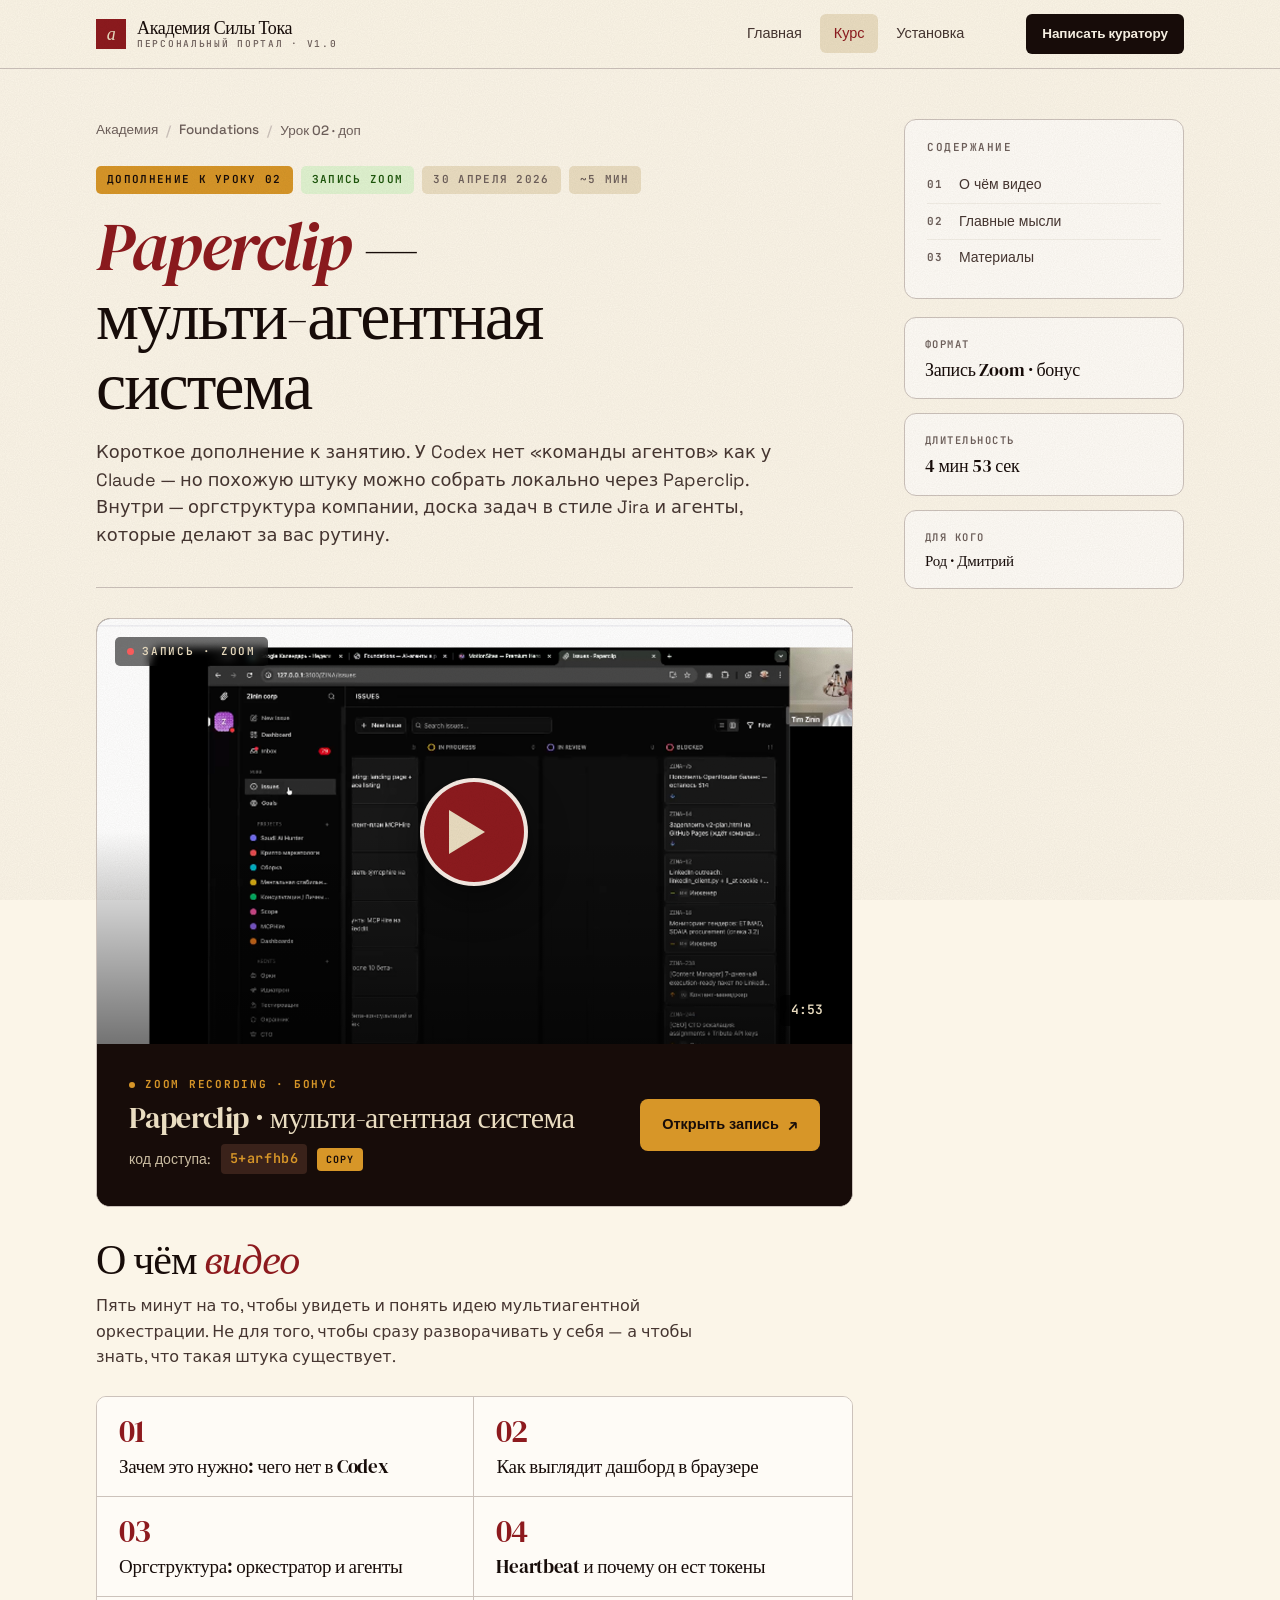
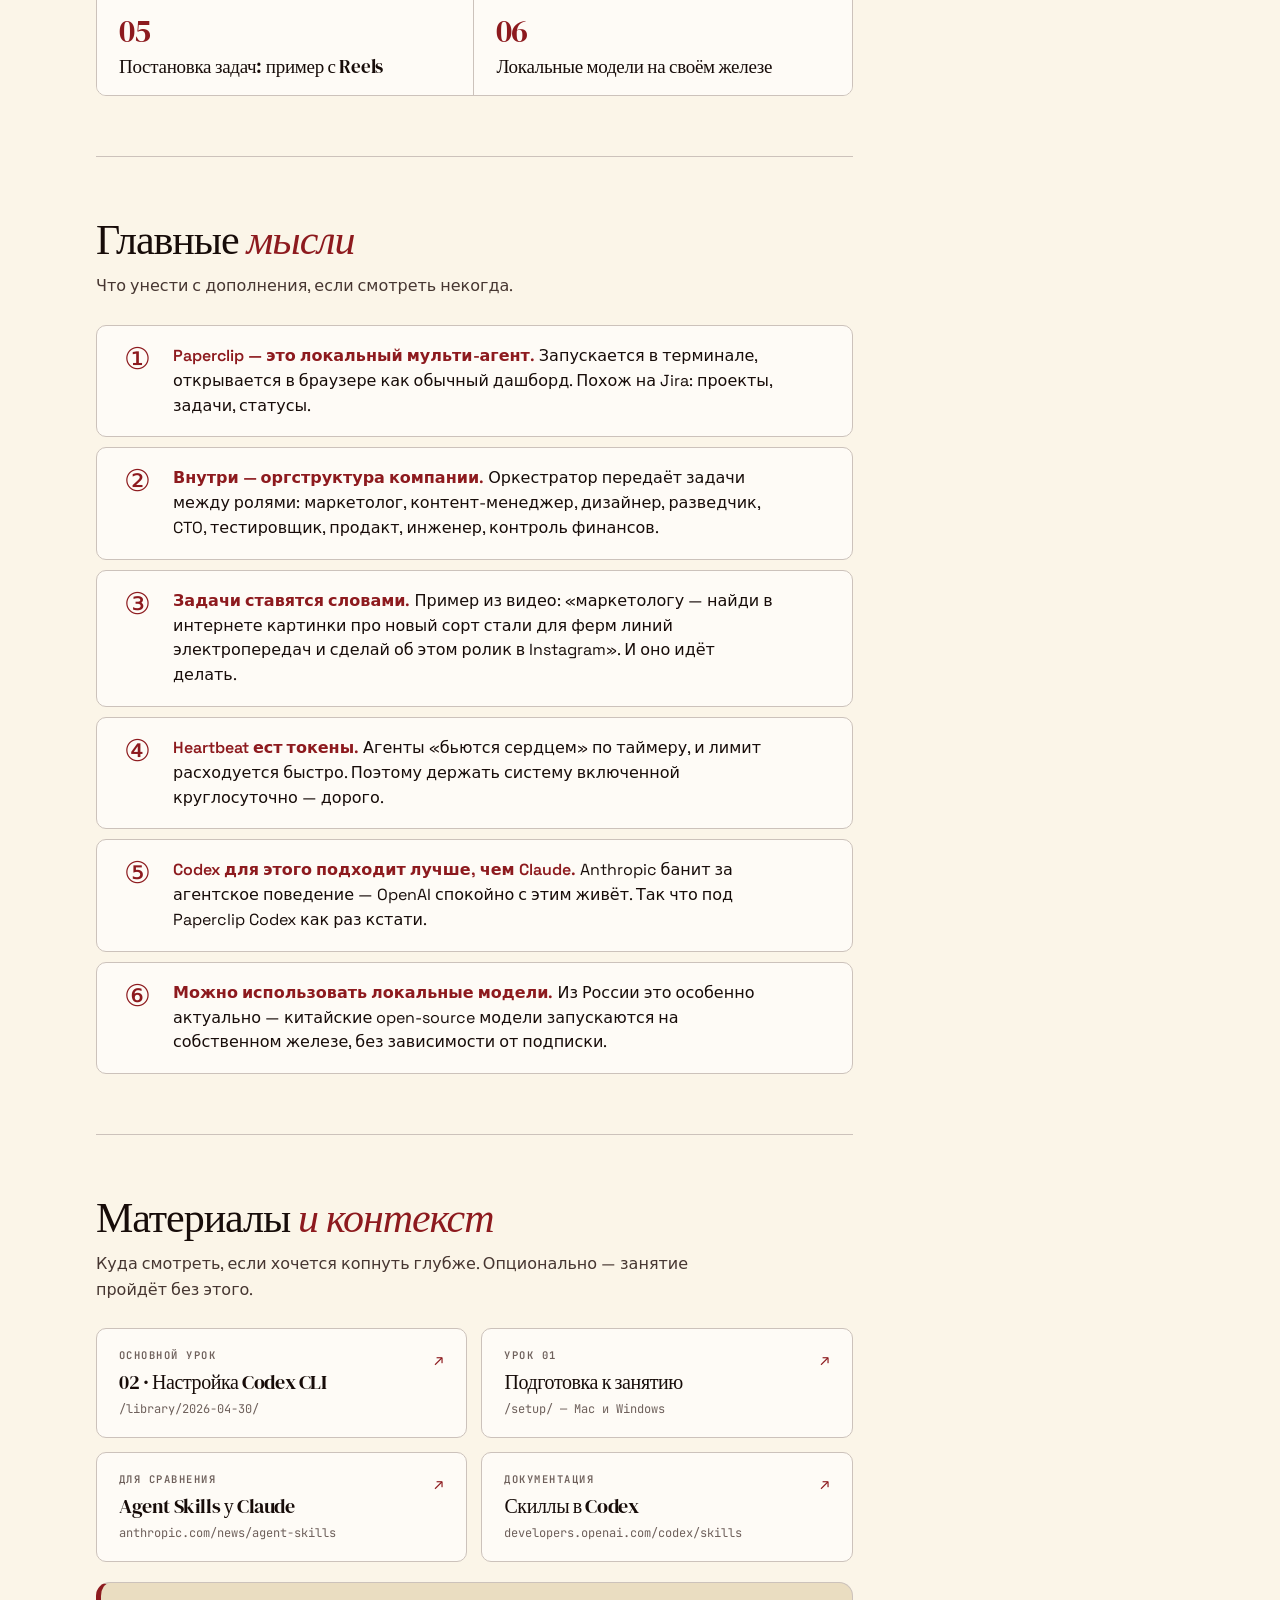
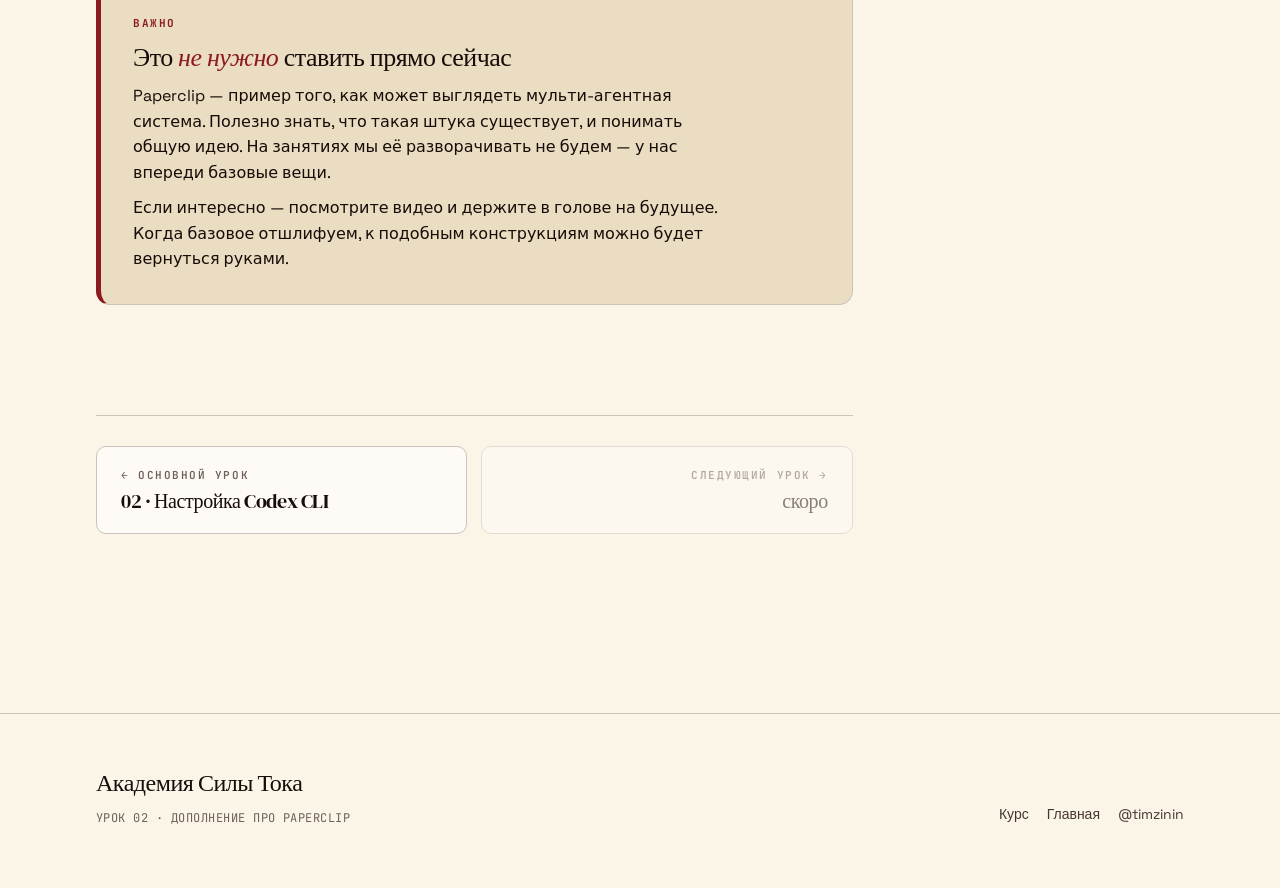
<file: library/2026-04-30-paperclip/index.html>
<!DOCTYPE html>
<html lang="ru">
<head>
<meta charset="UTF-8">
<meta name="viewport" content="width=device-width, initial-scale=1.0">
<title>Урок 02 · доп — Paperclip и мульти-агентные системы · Академия Силы Тока</title>
<meta name="description" content="Короткое дополнение к уроку 02. Тимофей показывает Paperclip — локальный multi-agent-дашборд, как замену agent-team из Claude в Codex.">
<link rel="canonical" href="https://timzinin.com/sila-toka-setup/library/2026-04-30-paperclip/">
<link rel="preconnect" href="https://fonts.googleapis.com">
<link rel="preconnect" href="https://fonts.gstatic.com" crossorigin>
<link href="https://fonts.googleapis.com/css2?family=Space+Grotesk:wght@400;500;600;700&family=DM+Serif+Display&family=JetBrains+Mono:wght@400;500;600&display=swap" rel="stylesheet">
<link rel="stylesheet" href="../../_portal.css">
<style>
.lesson-layout{display:grid;grid-template-columns:1fr 280px;gap:clamp(30px,4vw,56px);padding:clamp(30px,4vw,50px) 0 clamp(60px,7vw,100px)}
@media(max-width:980px){.lesson-layout{grid-template-columns:1fr}}

.lesson-head{padding-bottom:clamp(24px,3vw,40px);border-bottom:1px solid var(--line);margin-bottom:30px}
.lesson-meta-row{display:flex;flex-wrap:wrap;gap:8px;margin-bottom:18px}
.tag{font-family:'JetBrains Mono',monospace;font-size:11px;letter-spacing:0.12em;text-transform:uppercase;color:var(--ink-muted);font-weight:600;padding:5px 11px;background:var(--soft);border-radius:5px}
.tag--video{background:oklch(94% 0.05 130);color:oklch(40% 0.12 140)}
.tag--accent{background:var(--primary);color:var(--soft)}
.tag--bonus{background:var(--accent);color:var(--ink)}

.lesson-head h1{font-family:'DM Serif Display',serif;font-size:clamp(38px,5.5vw,68px);line-height:1.02;letter-spacing:-0.03em;margin:8px 0 18px;max-width:18ch}
.lesson-head h1 em{font-style:italic;color:var(--primary)}
.lesson-head .lede{font-size:clamp(17px,1.4vw,19px);line-height:1.55;color:var(--ink-soft);margin:0;max-width:62ch}

.video-card{display:block;text-decoration:none;color:inherit;background:var(--ink);border:1px solid var(--line);border-radius:14px;overflow:hidden;margin:30px 0;transition:transform .2s,box-shadow .2s;position:relative}
.video-card:hover{transform:translateY(-3px);box-shadow:0 22px 60px -24px oklch(20% 0.04 30 / 0.4)}
.video-cover{position:relative;aspect-ratio:16/9;overflow:hidden;background:#0a0a0a}
.video-cover img{display:block;width:100%;height:100%;object-fit:cover;transition:transform .3s}
.video-card:hover .video-cover img{transform:scale(1.02)}
.video-cover::after{content:"";position:absolute;inset:0;background:linear-gradient(180deg, transparent 50%, oklch(0% 0 0 / 0.55) 100%);pointer-events:none}
.play-btn{position:absolute;top:50%;left:50%;transform:translate(-50%,-50%);width:clamp(78px,9vw,108px);height:clamp(78px,9vw,108px);border-radius:50%;background:var(--primary);border:4px solid oklch(98% 0.012 85 / 0.95);display:flex;align-items:center;justify-content:center;box-shadow:0 14px 40px oklch(0% 0 0 / 0.45);transition:transform .15s,background .15s;z-index:2}
.play-btn::after{content:"";display:block;width:0;height:0;border:clamp(16px,2vw,22px) solid transparent;border-left:clamp(28px,3.4vw,36px) solid var(--soft);margin-left:8px}
.video-card:hover .play-btn{transform:translate(-50%,-50%) scale(1.06);background:var(--secondary)}
.video-tag{position:absolute;top:18px;left:18px;font-family:'JetBrains Mono',monospace;font-size:11px;letter-spacing:0.16em;text-transform:uppercase;color:var(--soft);background:oklch(0% 0 0 / 0.55);padding:6px 12px;border-radius:5px;font-weight:600;display:flex;align-items:center;gap:8px;backdrop-filter:blur(4px);z-index:3}
.video-tag .pulse{display:inline-block;width:7px;height:7px;border-radius:50%;background:#ff5d5d;animation:pulse 1.6s ease-in-out infinite}
@keyframes pulse{0%,100%{opacity:1}50%{opacity:0.4}}
.video-duration{position:absolute;bottom:18px;right:18px;font-family:'JetBrains Mono',monospace;font-size:13px;font-weight:600;color:var(--soft);background:oklch(0% 0 0 / 0.65);padding:5px 11px;border-radius:5px;z-index:3}

.video-info{padding:clamp(22px,2.8vw,32px);background:var(--ink);color:var(--soft);display:grid;grid-template-columns:1fr auto;gap:24px;align-items:center}
@media(max-width:680px){.video-info{grid-template-columns:1fr;gap:16px}}
.video-info .platform{font-family:'JetBrains Mono',monospace;font-size:11px;letter-spacing:0.16em;text-transform:uppercase;color:var(--accent);font-weight:700;display:flex;align-items:center;gap:10px;margin-bottom:8px}
.video-info .platform::before{content:"";display:inline-block;width:6px;height:6px;background:var(--accent);border-radius:50%}
.video-info h3{font-family:'DM Serif Display',serif;font-size:clamp(22px,2.4vw,30px);line-height:1.1;letter-spacing:-0.02em;color:var(--soft);margin:0 0 10px}
.video-info .pass-mini{font-family:'Space Grotesk',sans-serif;font-size:14px;color:oklch(80% 0.04 85);display:flex;align-items:center;gap:10px;flex-wrap:wrap}
.video-info .pass-mini code{background:oklch(28% 0.04 40);color:var(--accent);padding:4px 9px;font-family:'JetBrains Mono',monospace;font-size:13.5px;font-weight:600;letter-spacing:0.04em;border-radius:4px}
.video-info .pass-mini button{background:var(--accent);border:none;color:var(--ink);font-family:'JetBrains Mono',monospace;font-size:10px;font-weight:700;letter-spacing:0.1em;padding:5px 9px;cursor:pointer;text-transform:uppercase;border-radius:4px}
.video-info .pass-mini button:hover{background:var(--secondary);color:var(--soft)}
.video-info .open-btn{display:inline-flex;align-items:center;gap:9px;background:var(--accent);color:var(--ink);font-family:'Space Grotesk',sans-serif;font-size:14.5px;font-weight:600;text-decoration:none;padding:13px 22px;border-radius:8px;transition:background .15s}
.video-info .open-btn:hover{background:var(--secondary);color:var(--soft)}
.video-info .open-btn::after{content:"↗";font-size:16px}

.lesson-content section.block{padding:clamp(36px,5vw,60px) 0;border-top:1px solid var(--line)}
.lesson-content section.block:first-of-type{border-top:none;padding-top:0}
.lesson-content h2{font-family:'DM Serif Display',serif;font-size:clamp(28px,3.5vw,42px);line-height:1.05;letter-spacing:-0.025em;margin:0 0 12px;max-width:24ch}
.lesson-content h2 em{font-style:italic;color:var(--primary)}
.lesson-content .block-lede{font-size:16px;line-height:1.6;color:var(--ink-soft);margin:0 0 26px;max-width:60ch}
.lesson-content p{margin:0 0 14px;font-size:16.5px;line-height:1.65;color:var(--ink);max-width:60ch}
.lesson-content p b{color:var(--primary);font-weight:600}
.lesson-content code{font-family:'JetBrains Mono',monospace;background:var(--bg-2);color:var(--primary);padding:1px 6px;border-radius:3px;font-size:0.92em}

.outline{display:grid;grid-template-columns:1fr 1fr;gap:0;border:1px solid var(--line);border-radius:10px;overflow:hidden;background:var(--paper);margin:0}
@media(max-width:680px){.outline{grid-template-columns:1fr}}
.outline-item{padding:18px 22px;display:flex;flex-direction:column;gap:8px;border-right:1px solid var(--line);border-bottom:1px solid var(--line);background:var(--paper);transition:background .15s}
.outline-item:hover{background:var(--soft)}
.outline-item:nth-child(2n){border-right:none}
.outline-item:nth-last-child(-n+2){border-bottom:none}
@media(max-width:680px){.outline-item{border-right:none;border-bottom:1px solid var(--line)}.outline-item:last-child{border-bottom:none}}
.outline-item .num{font-family:'DM Serif Display',serif;font-size:32px;color:var(--primary);line-height:1;letter-spacing:-0.03em}
.outline-item .name{font-family:'DM Serif Display',serif;font-size:19px;letter-spacing:-0.015em;line-height:1.2;color:var(--ink)}

.takeaways{display:flex;flex-direction:column;gap:10px}
.takeaway{display:grid;grid-template-columns:auto 1fr;gap:18px;padding:18px 22px;background:var(--paper);border:1px solid var(--line);border-radius:10px;align-items:start;transition:border-color .2s}
.takeaway:hover{border-color:var(--primary)}
.takeaway .marker{font-family:'DM Serif Display',serif;font-size:30px;color:var(--primary);line-height:1;letter-spacing:-0.025em;font-weight:400;width:36px;flex-shrink:0;text-align:center}
.takeaway .body p{margin:0;font-size:16px;line-height:1.55;max-width:60ch}
.takeaway .body p b{color:var(--primary);font-weight:600}

.materials{display:grid;grid-template-columns:1fr 1fr;gap:14px}
@media(max-width:680px){.materials{grid-template-columns:1fr}}
.material{padding:18px 22px;background:var(--paper);text-decoration:none;color:var(--ink);border:1px solid var(--line);border-radius:10px;transition:border-color .2s,transform .15s;display:flex;flex-direction:column;gap:6px;position:relative}
.material:hover{border-color:var(--primary);transform:translateY(-1px)}
.material .lbl{font-family:'JetBrains Mono',monospace;font-size:10.5px;letter-spacing:0.14em;text-transform:uppercase;color:var(--ink-muted);font-weight:600}
.material .ttl{font-family:'DM Serif Display',serif;font-size:20px;letter-spacing:-0.02em;line-height:1.2}
.material .url{font-family:'JetBrains Mono',monospace;font-size:12px;color:var(--ink-muted)}
.material::after{content:"↗";position:absolute;top:18px;right:22px;font-size:16px;color:var(--primary);transition:transform .15s}
.material:hover::after{transform:translate(2px,-2px)}

.note{padding:clamp(24px,3vw,32px);background:var(--soft);border:1px solid var(--line);border-radius:14px;border-left:5px solid var(--primary);margin-top:20px}
.note .small{font-family:'JetBrains Mono',monospace;font-size:11px;letter-spacing:0.14em;text-transform:uppercase;color:var(--primary);font-weight:700;margin-bottom:10px;display:block}
.note h3{font-family:'DM Serif Display',serif;font-size:clamp(22px,2.4vw,26px);line-height:1.15;letter-spacing:-0.02em;margin:0 0 10px}
.note h3 em{font-style:italic;color:var(--primary)}
.note p{margin:0 0 10px;color:var(--ink);font-size:16px;line-height:1.6;max-width:60ch}
.note p:last-child{margin-bottom:0}

.lesson-nav{display:grid;grid-template-columns:1fr 1fr;gap:14px;margin-top:50px;padding-top:30px;border-top:1px solid var(--line)}
@media(max-width:680px){.lesson-nav{grid-template-columns:1fr}}
.lesson-nav-link{padding:20px 24px;background:var(--paper);border:1px solid var(--line);border-radius:10px;text-decoration:none;color:var(--ink);transition:border-color .2s,transform .15s;display:flex;flex-direction:column;gap:5px}
.lesson-nav-link:hover{border-color:var(--primary);transform:translateY(-1px)}
.lesson-nav-link .l{font-family:'JetBrains Mono',monospace;font-size:11px;letter-spacing:0.14em;text-transform:uppercase;color:var(--ink-muted);font-weight:600;display:flex;align-items:center;gap:7px}
.lesson-nav-link.next{text-align:right}
.lesson-nav-link.next .l{justify-content:flex-end}
.lesson-nav-link .name{font-family:'DM Serif Display',serif;font-size:20px;letter-spacing:-0.02em;line-height:1.15;color:var(--ink)}
.lesson-nav-link.disabled{opacity:0.5;pointer-events:none}

.lesson-sidebar{position:sticky;top:78px;align-self:start;font-family:'Space Grotesk',sans-serif}
@media(max-width:980px){.lesson-sidebar{position:static}}
.toc-card{background:var(--paper);border:1px solid var(--line);border-radius:12px;padding:22px 22px;margin-bottom:18px}
.toc-card h4{font-family:'JetBrains Mono',monospace;font-size:11px;letter-spacing:0.14em;text-transform:uppercase;color:var(--ink-muted);font-weight:600;margin:0 0 14px}
.toc-list{list-style:none;padding:0;margin:0;display:flex;flex-direction:column;gap:0}
.toc-list li a{display:flex;align-items:flex-start;gap:10px;padding:8px 0;color:var(--ink-soft);text-decoration:none;font-size:14px;line-height:1.4;border-bottom:1px solid oklch(95% 0.012 85);font-weight:500;transition:color .15s}
.toc-list li:last-child a{border-bottom:none}
.toc-list li a:hover{color:var(--primary)}
.toc-list li a .num{font-family:'JetBrains Mono',monospace;font-size:11px;color:var(--ink-muted);font-weight:700;letter-spacing:0.06em;flex-shrink:0;width:22px;padding-top:2px}
.toc-list li a:hover .num{color:var(--primary)}

.sidebar-card{background:var(--paper);border:1px solid var(--line);border-radius:12px;padding:18px 20px;margin-bottom:14px}
.sidebar-card .l{font-family:'JetBrains Mono',monospace;font-size:10.5px;letter-spacing:0.14em;text-transform:uppercase;color:var(--ink-muted);font-weight:600;margin-bottom:6px}
.sidebar-card .v{font-family:'DM Serif Display',serif;font-size:18px;color:var(--ink);letter-spacing:-0.015em;line-height:1.2}
.sidebar-card .v.small{font-size:15px}
</style>
</head>
<body>

<nav class="portal-nav">
  <div class="portal-nav-inner">
    <a class="portal-brand" href="../../">
      <span class="mark">а</span>
      <span class="name"><b>Академия Силы Тока</b><span>персональный портал · v1.0</span></span>
    </a>
    <div class="portal-links">
      <a href="../../">Главная</a>
      <a href="../" class="active">Курс</a>
      <a href="../../setup/">Установка</a>
    </div>
    <a href="https://t.me/timzinin" target="_blank" class="portal-cta">Написать куратору</a>
  </div>
</nav>

<div class="wrap">

<div class="lesson-layout">

<main class="lesson-content">

<header class="lesson-head">
  <div class="crumbs">
    <a href="../../">Академия</a>
    <span class="sep">/</span>
    <a href="../">Foundations</a>
    <span class="sep">/</span>
    <span>Урок 02 · доп</span>
  </div>
  <div class="lesson-meta-row">
    <span class="tag tag--bonus">дополнение к уроку 02</span>
    <span class="tag tag--video">запись Zoom</span>
    <span class="tag">30 апреля 2026</span>
    <span class="tag">~5 мин</span>
  </div>
  <h1><em>Paperclip</em> —<br>мульти-агентная система</h1>
  <p class="lede">Короткое дополнение к занятию. У Codex нет «команды агентов» как у Claude — но похожую штуку можно собрать локально через Paperclip. Внутри — оргструктура компании, доска задач в&nbsp;стиле Jira и&nbsp;агенты, которые делают за&nbsp;вас рутину.</p>
</header>

<a class="video-card" href="https://us06web.zoom.us/rec/share/viWvda2X6hf7LmLOg3niJllh3Q5zH9ikOX5IuEJIuAW9ajtBSO4ZXvKP-YVCUPgE.jVFN4-yuKeSzaCm1" target="_blank">
  <div class="video-cover">
    <img src="img/zoom-preview.png" alt="Кадр из записи — дашборд Paperclip с задачами и проектами" loading="lazy">
    <span class="video-tag"><span class="pulse"></span>запись · zoom</span>
    <span class="video-duration">4:53</span>
    <span class="play-btn" aria-label="Открыть запись"></span>
  </div>
  <div class="video-info">
    <div>
      <div class="platform">zoom recording · бонус</div>
      <h3>Paperclip · мульти-агентная система</h3>
      <div class="pass-mini">
        <span>код доступа:</span>
        <code id="passcode">5+arfhb6</code>
        <button onclick="event.preventDefault();event.stopPropagation();navigator.clipboard.writeText('5+arfhb6').then(()=>{this.textContent='скопировано';setTimeout(()=>this.textContent='copy',1500)})">copy</button>
      </div>
    </div>
    <span class="open-btn">Открыть запись</span>
  </div>
</a>

<section class="block" id="content">
  <h2>О чём <em>видео</em></h2>
  <p class="block-lede">Пять минут на то, чтобы увидеть и понять идею мультиагентной оркестрации. Не для того, чтобы сразу разворачивать у себя — а чтобы знать, что такая штука существует.</p>
  <div class="outline">
    <div class="outline-item"><span class="num">01</span><span class="name">Зачем это нужно: чего нет в Codex</span></div>
    <div class="outline-item"><span class="num">02</span><span class="name">Как выглядит дашборд в браузере</span></div>
    <div class="outline-item"><span class="num">03</span><span class="name">Оргструктура: оркестратор и агенты</span></div>
    <div class="outline-item"><span class="num">04</span><span class="name">Heartbeat и почему он ест токены</span></div>
    <div class="outline-item"><span class="num">05</span><span class="name">Постановка задач: пример с Reels</span></div>
    <div class="outline-item"><span class="num">06</span><span class="name">Локальные модели на своём железе</span></div>
  </div>
</section>

<section class="block" id="takeaways">
  <h2>Главные <em>мысли</em></h2>
  <p class="block-lede">Что унести с дополнения, если смотреть некогда.</p>
  <div class="takeaways">
    <div class="takeaway"><span class="marker">①</span><div class="body"><p><b>Paperclip — это локальный мульти-агент.</b> Запускается в терминале, открывается в браузере как обычный дашборд. Похож на Jira: проекты, задачи, статусы.</p></div></div>
    <div class="takeaway"><span class="marker">②</span><div class="body"><p><b>Внутри — оргструктура компании.</b> Оркестратор передаёт задачи между ролями: маркетолог, контент-менеджер, дизайнер, разведчик, CTO, тестировщик, продакт, инженер, контроль финансов.</p></div></div>
    <div class="takeaway"><span class="marker">③</span><div class="body"><p><b>Задачи ставятся словами.</b> Пример из видео: «маркетологу — найди в интернете картинки про новый сорт стали для ферм линий электропередач и сделай об этом ролик в Instagram». И оно идёт делать.</p></div></div>
    <div class="takeaway"><span class="marker">④</span><div class="body"><p><b>Heartbeat ест токены.</b> Агенты «бьются сердцем» по таймеру, и лимит расходуется быстро. Поэтому держать систему включенной круглосуточно — дорого.</p></div></div>
    <div class="takeaway"><span class="marker">⑤</span><div class="body"><p><b>Codex для этого подходит лучше, чем Claude.</b> Anthropic банит за агентское поведение — OpenAI спокойно с этим живёт. Так что под Paperclip Codex как раз кстати.</p></div></div>
    <div class="takeaway"><span class="marker">⑥</span><div class="body"><p><b>Можно использовать локальные модели.</b> Из России это особенно актуально — китайские open-source модели запускаются на собственном железе, без зависимости от подписки.</p></div></div>
  </div>
</section>

<section class="block" id="materials">
  <h2>Материалы <em>и контекст</em></h2>
  <p class="block-lede">Куда смотреть, если хочется копнуть глубже. Опционально — занятие пройдёт без этого.</p>
  <div class="materials">
    <a class="material" href="../2026-04-30/">
      <span class="lbl">основной урок</span>
      <span class="ttl">02 · Настройка Codex CLI</span>
      <span class="url">/library/2026-04-30/</span>
    </a>
    <a class="material" href="../../setup/">
      <span class="lbl">урок 01</span>
      <span class="ttl">Подготовка к занятию</span>
      <span class="url">/setup/ — Mac и Windows</span>
    </a>
    <a class="material" href="https://www.anthropic.com/news/agent-skills" target="_blank">
      <span class="lbl">для сравнения</span>
      <span class="ttl">Agent Skills у Claude</span>
      <span class="url">anthropic.com/news/agent-skills</span>
    </a>
    <a class="material" href="https://developers.openai.com/codex/skills" target="_blank">
      <span class="lbl">документация</span>
      <span class="ttl">Скиллы в Codex</span>
      <span class="url">developers.openai.com/codex/skills</span>
    </a>
  </div>

  <div class="note">
    <span class="small">важно</span>
    <h3>Это <em>не нужно</em> ставить прямо сейчас</h3>
    <p>Paperclip — пример того, как может выглядеть мульти-агентная система. Полезно знать, что такая штука существует, и понимать общую идею. На занятиях мы её разворачивать не будем — у нас впереди базовые вещи.</p>
    <p>Если интересно — посмотрите видео и держите в голове на будущее. Когда базовое отшлифуем, к подобным конструкциям можно будет вернуться руками.</p>
  </div>
</section>

<nav class="lesson-nav">
  <a class="lesson-nav-link prev" href="../2026-04-30/">
    <span class="l">← основной урок</span>
    <span class="name">02 · Настройка Codex CLI</span>
  </a>
  <span class="lesson-nav-link next disabled">
    <span class="l">следующий урок →</span>
    <span class="name">скоро</span>
  </span>
</nav>

</main>

<aside class="lesson-sidebar">

  <div class="toc-card">
    <h4>Содержание</h4>
    <ul class="toc-list">
      <li><a href="#content"><span class="num">01</span>О чём видео</a></li>
      <li><a href="#takeaways"><span class="num">02</span>Главные мысли</a></li>
      <li><a href="#materials"><span class="num">03</span>Материалы</a></li>
    </ul>
  </div>

  <div class="sidebar-card">
    <div class="l">формат</div>
    <div class="v">Запись Zoom · бонус</div>
  </div>
  <div class="sidebar-card">
    <div class="l">длительность</div>
    <div class="v">4 мин 53 сек</div>
  </div>
  <div class="sidebar-card">
    <div class="l">для кого</div>
    <div class="v small">Род · Дмитрий</div>
  </div>

</aside>

</div>

</div>

<footer class="portal-footer">
  <div class="inner">
    <div>
      <div class="brand">Академия Силы Тока</div>
      <div class="meta">урок 02 · дополнение про Paperclip</div>
    </div>
    <div class="links">
      <a href="../">Курс</a>
      <a href="../../">Главная</a>
      <a href="https://t.me/timzinin" target="_blank">@timzinin</a>
    </div>
  </div>
</footer>

</body>
</html>
</file>
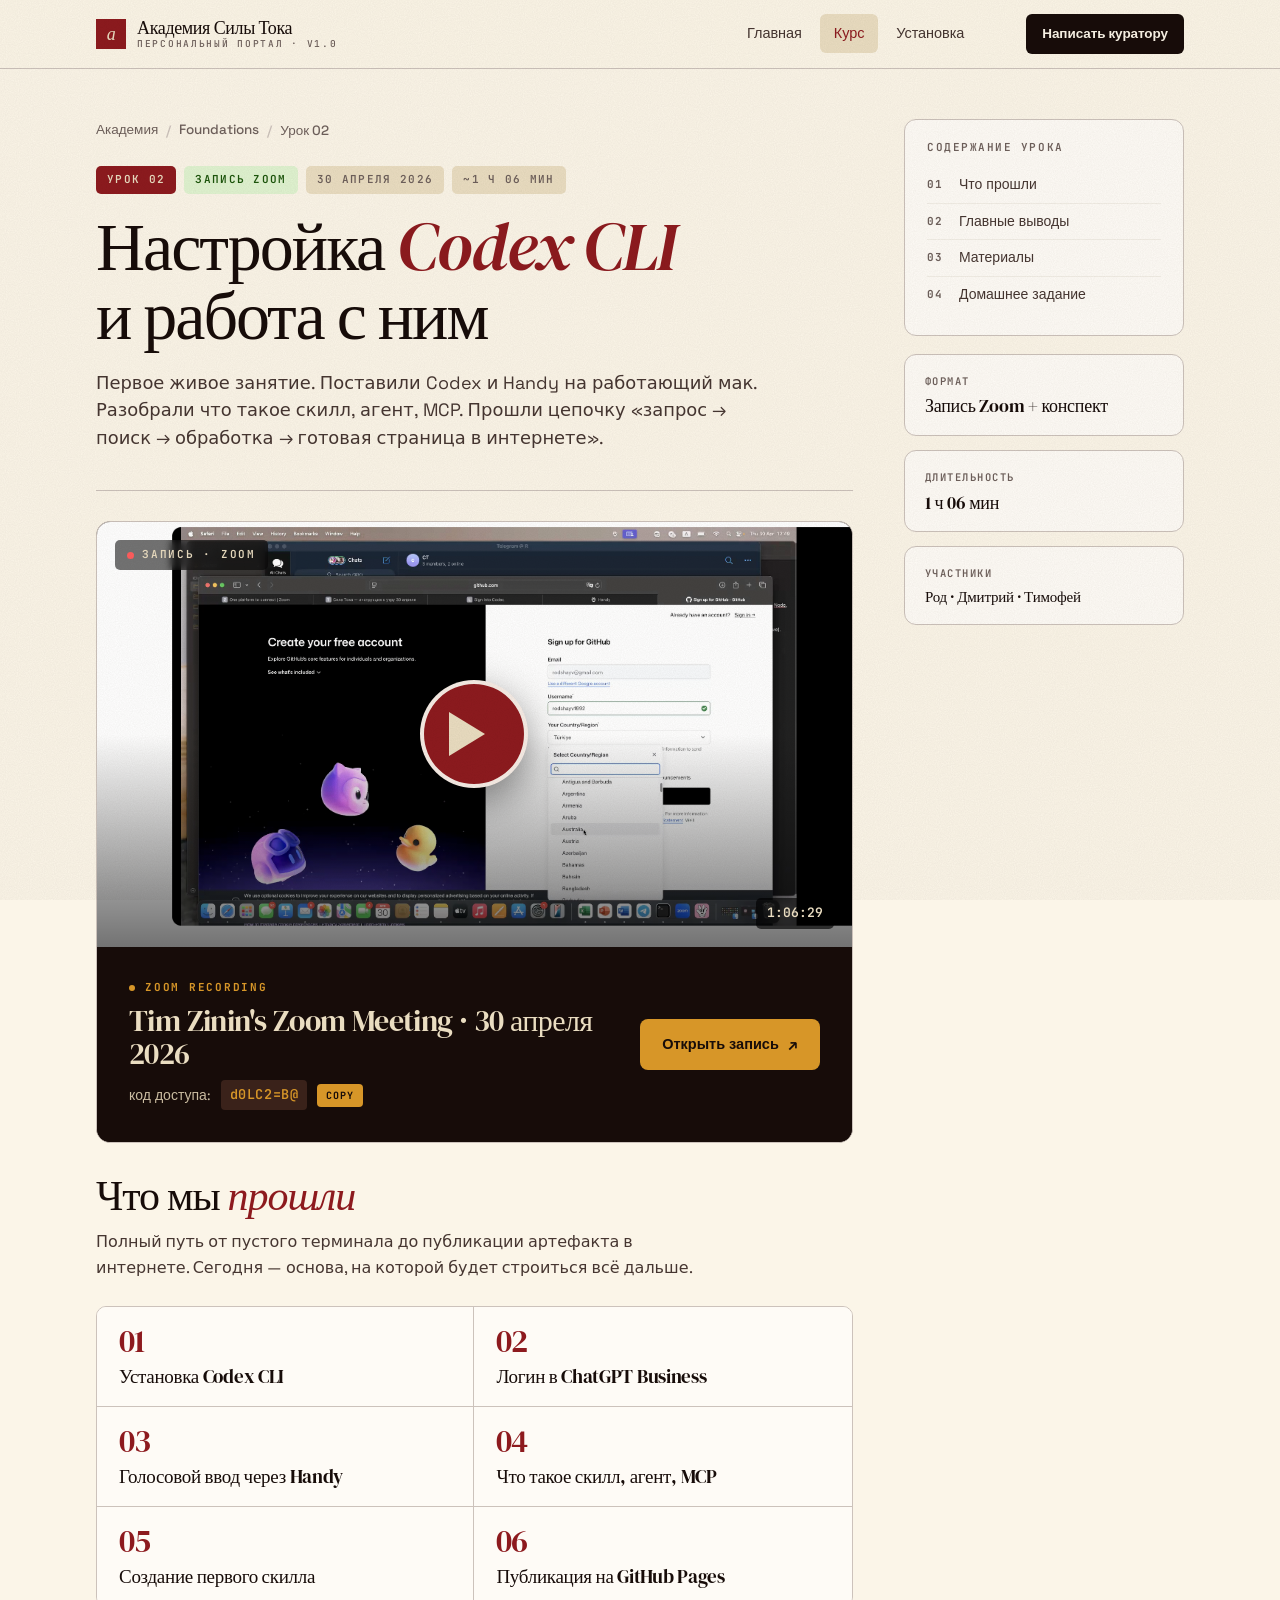
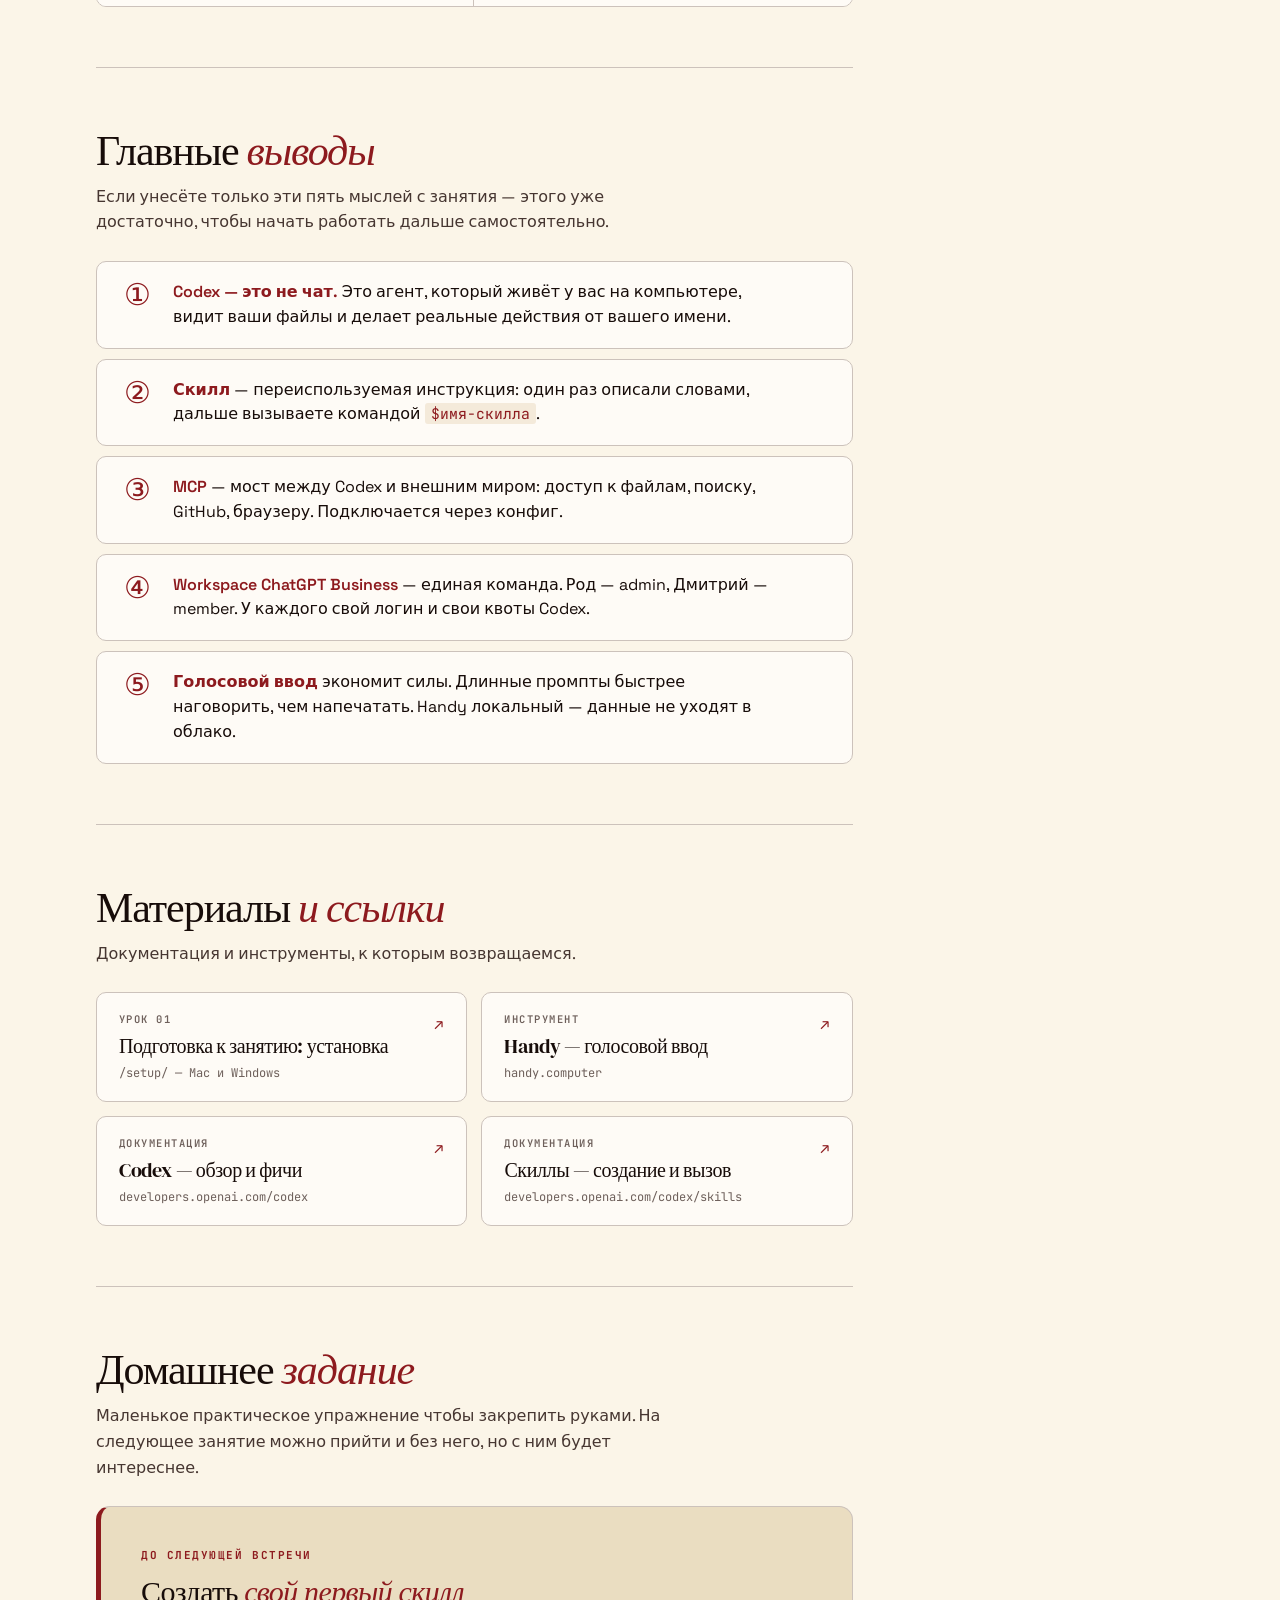
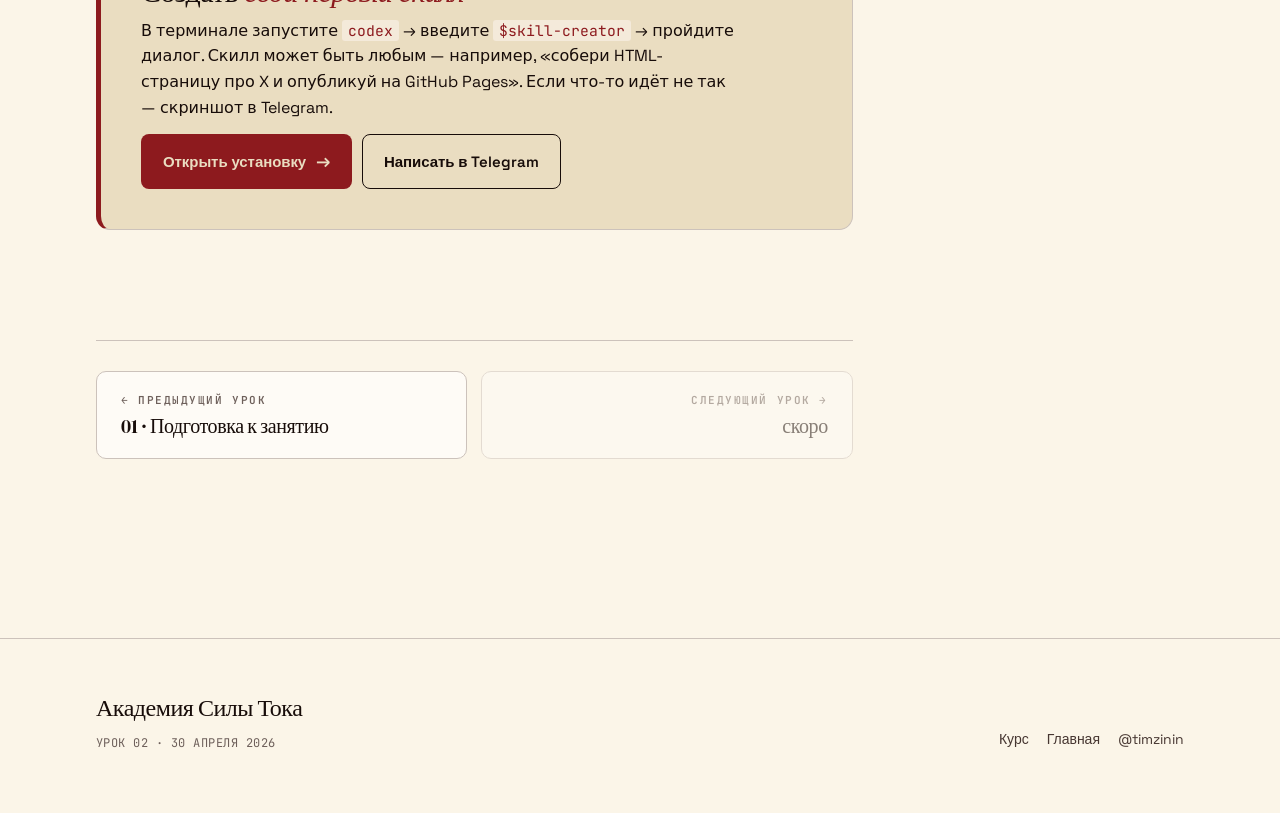
<file: library/2026-04-30/index.html>
<!DOCTYPE html>
<html lang="ru">
<head>
<meta charset="UTF-8">
<meta name="viewport" content="width=device-width, initial-scale=1.0">
<title>Урок 02 — Настройка Codex CLI и работа с ним · Академия Силы Тока</title>
<meta name="description" content="Запись и материалы первого живого занятия для Рода и Дмитрия (30 апреля 2026). Настройка Codex CLI, Handy, скиллы, агенты, MCP.">
<link rel="canonical" href="https://timzinin.com/sila-toka-setup/library/2026-04-30/">
<link rel="preconnect" href="https://fonts.googleapis.com">
<link rel="preconnect" href="https://fonts.gstatic.com" crossorigin>
<link href="https://fonts.googleapis.com/css2?family=Space+Grotesk:wght@400;500;600;700&family=DM+Serif+Display&family=JetBrains+Mono:wght@400;500;600&display=swap" rel="stylesheet">
<link rel="stylesheet" href="../../_portal.css">
<style>
.lesson-layout{display:grid;grid-template-columns:1fr 280px;gap:clamp(30px,4vw,56px);padding:clamp(30px,4vw,50px) 0 clamp(60px,7vw,100px)}
@media(max-width:980px){.lesson-layout{grid-template-columns:1fr}}

.lesson-head{padding-bottom:clamp(24px,3vw,40px);border-bottom:1px solid var(--line);margin-bottom:30px}
.lesson-meta-row{display:flex;flex-wrap:wrap;gap:8px;margin-bottom:18px}
.tag{font-family:'JetBrains Mono',monospace;font-size:11px;letter-spacing:0.12em;text-transform:uppercase;color:var(--ink-muted);font-weight:600;padding:5px 11px;background:var(--soft);border-radius:5px}
.tag--video{background:oklch(94% 0.05 130);color:oklch(40% 0.12 140)}
.tag--accent{background:var(--primary);color:var(--soft)}

.lesson-head h1{font-family:'DM Serif Display',serif;font-size:clamp(38px,5.5vw,68px);line-height:1.02;letter-spacing:-0.03em;margin:8px 0 18px;max-width:18ch}
.lesson-head h1 em{font-style:italic;color:var(--primary)}
.lesson-head .lede{font-size:clamp(17px,1.4vw,19px);line-height:1.55;color:var(--ink-soft);margin:0;max-width:62ch}

/* === VIDEO CARD with real preview === */
.video-card{display:block;text-decoration:none;color:inherit;background:var(--ink);border:1px solid var(--line);border-radius:14px;overflow:hidden;margin:30px 0;transition:transform .2s,box-shadow .2s;position:relative}
.video-card:hover{transform:translateY(-3px);box-shadow:0 22px 60px -24px oklch(20% 0.04 30 / 0.4)}
.video-cover{position:relative;aspect-ratio:16/9;overflow:hidden;background:#0a0a0a}
.video-cover img{display:block;width:100%;height:100%;object-fit:cover;transition:transform .3s}
.video-card:hover .video-cover img{transform:scale(1.02)}
.video-cover::after{content:"";position:absolute;inset:0;background:linear-gradient(180deg, transparent 50%, oklch(0% 0 0 / 0.55) 100%);pointer-events:none}
.play-btn{position:absolute;top:50%;left:50%;transform:translate(-50%,-50%);width:clamp(78px,9vw,108px);height:clamp(78px,9vw,108px);border-radius:50%;background:var(--primary);border:4px solid oklch(98% 0.012 85 / 0.95);display:flex;align-items:center;justify-content:center;box-shadow:0 14px 40px oklch(0% 0 0 / 0.45);transition:transform .15s,background .15s;z-index:2}
.play-btn::after{content:"";display:block;width:0;height:0;border:clamp(16px,2vw,22px) solid transparent;border-left:clamp(28px,3.4vw,36px) solid var(--soft);margin-left:8px}
.video-card:hover .play-btn{transform:translate(-50%,-50%) scale(1.06);background:var(--secondary)}
.video-tag{position:absolute;top:18px;left:18px;font-family:'JetBrains Mono',monospace;font-size:11px;letter-spacing:0.16em;text-transform:uppercase;color:var(--soft);background:oklch(0% 0 0 / 0.55);padding:6px 12px;border-radius:5px;font-weight:600;display:flex;align-items:center;gap:8px;backdrop-filter:blur(4px);z-index:3}
.video-tag .pulse{display:inline-block;width:7px;height:7px;border-radius:50%;background:#ff5d5d;animation:pulse 1.6s ease-in-out infinite}
@keyframes pulse{0%,100%{opacity:1}50%{opacity:0.4}}
.video-duration{position:absolute;bottom:18px;right:18px;font-family:'JetBrains Mono',monospace;font-size:13px;font-weight:600;color:var(--soft);background:oklch(0% 0 0 / 0.65);padding:5px 11px;border-radius:5px;z-index:3}

.video-info{padding:clamp(22px,2.8vw,32px);background:var(--ink);color:var(--soft);display:grid;grid-template-columns:1fr auto;gap:24px;align-items:center}
@media(max-width:680px){.video-info{grid-template-columns:1fr;gap:16px}}
.video-info .platform{font-family:'JetBrains Mono',monospace;font-size:11px;letter-spacing:0.16em;text-transform:uppercase;color:var(--accent);font-weight:700;display:flex;align-items:center;gap:10px;margin-bottom:8px}
.video-info .platform::before{content:"";display:inline-block;width:6px;height:6px;background:var(--accent);border-radius:50%}
.video-info h3{font-family:'DM Serif Display',serif;font-size:clamp(22px,2.4vw,30px);line-height:1.1;letter-spacing:-0.02em;color:var(--soft);margin:0 0 10px}
.video-info .pass-mini{font-family:'Space Grotesk',sans-serif;font-size:14px;color:oklch(80% 0.04 85);display:flex;align-items:center;gap:10px;flex-wrap:wrap}
.video-info .pass-mini code{background:oklch(28% 0.04 40);color:var(--accent);padding:4px 9px;font-family:'JetBrains Mono',monospace;font-size:13.5px;font-weight:600;letter-spacing:0.04em;border-radius:4px}
.video-info .pass-mini button{background:var(--accent);border:none;color:var(--ink);font-family:'JetBrains Mono',monospace;font-size:10px;font-weight:700;letter-spacing:0.1em;padding:5px 9px;cursor:pointer;text-transform:uppercase;border-radius:4px}
.video-info .pass-mini button:hover{background:var(--secondary);color:var(--soft)}
.video-info .open-btn{display:inline-flex;align-items:center;gap:9px;background:var(--accent);color:var(--ink);font-family:'Space Grotesk',sans-serif;font-size:14.5px;font-weight:600;text-decoration:none;padding:13px 22px;border-radius:8px;transition:background .15s}
.video-info .open-btn:hover{background:var(--secondary);color:var(--soft)}
.video-info .open-btn::after{content:"↗";font-size:16px}

/* === CONTENT BLOCKS === */
.lesson-content section.block{padding:clamp(36px,5vw,60px) 0;border-top:1px solid var(--line)}
.lesson-content section.block:first-of-type{border-top:none;padding-top:0}
.lesson-content h2{font-family:'DM Serif Display',serif;font-size:clamp(28px,3.5vw,42px);line-height:1.05;letter-spacing:-0.025em;margin:0 0 12px;max-width:24ch}
.lesson-content h2 em{font-style:italic;color:var(--primary)}
.lesson-content .block-lede{font-size:16px;line-height:1.6;color:var(--ink-soft);margin:0 0 26px;max-width:60ch}
.lesson-content p{margin:0 0 14px;font-size:16.5px;line-height:1.65;color:var(--ink);max-width:60ch}
.lesson-content p b{color:var(--primary);font-weight:600}
.lesson-content code{font-family:'JetBrains Mono',monospace;background:var(--bg-2);color:var(--primary);padding:1px 6px;border-radius:3px;font-size:0.92em}

.outline{display:grid;grid-template-columns:1fr 1fr;gap:0;border:1px solid var(--line);border-radius:10px;overflow:hidden;background:var(--paper);margin:0}
@media(max-width:680px){.outline{grid-template-columns:1fr}}
.outline-item{padding:18px 22px;display:flex;flex-direction:column;gap:8px;border-right:1px solid var(--line);border-bottom:1px solid var(--line);background:var(--paper);transition:background .15s}
.outline-item:hover{background:var(--soft)}
.outline-item:nth-child(2n){border-right:none}
.outline-item:nth-last-child(-n+2){border-bottom:none}
@media(max-width:680px){.outline-item{border-right:none;border-bottom:1px solid var(--line)}.outline-item:last-child{border-bottom:none}}
.outline-item .num{font-family:'DM Serif Display',serif;font-size:32px;color:var(--primary);line-height:1;letter-spacing:-0.03em}
.outline-item .name{font-family:'DM Serif Display',serif;font-size:19px;letter-spacing:-0.015em;line-height:1.2;color:var(--ink)}

.takeaways{display:flex;flex-direction:column;gap:10px}
.takeaway{display:grid;grid-template-columns:auto 1fr;gap:18px;padding:18px 22px;background:var(--paper);border:1px solid var(--line);border-radius:10px;align-items:start;transition:border-color .2s}
.takeaway:hover{border-color:var(--primary)}
.takeaway .marker{font-family:'DM Serif Display',serif;font-size:30px;color:var(--primary);line-height:1;letter-spacing:-0.025em;font-weight:400;width:36px;flex-shrink:0;text-align:center}
.takeaway .body p{margin:0;font-size:16px;line-height:1.55;max-width:60ch}
.takeaway .body p b{color:var(--primary);font-weight:600}

.materials{display:grid;grid-template-columns:1fr 1fr;gap:14px}
@media(max-width:680px){.materials{grid-template-columns:1fr}}
.material{padding:18px 22px;background:var(--paper);text-decoration:none;color:var(--ink);border:1px solid var(--line);border-radius:10px;transition:border-color .2s,transform .15s;display:flex;flex-direction:column;gap:6px;position:relative}
.material:hover{border-color:var(--primary);transform:translateY(-1px)}
.material .lbl{font-family:'JetBrains Mono',monospace;font-size:10.5px;letter-spacing:0.14em;text-transform:uppercase;color:var(--ink-muted);font-weight:600}
.material .ttl{font-family:'DM Serif Display',serif;font-size:20px;letter-spacing:-0.02em;line-height:1.2}
.material .url{font-family:'JetBrains Mono',monospace;font-size:12px;color:var(--ink-muted)}
.material::after{content:"↗";position:absolute;top:18px;right:22px;font-size:16px;color:var(--primary);transition:transform .15s}
.material:hover::after{transform:translate(2px,-2px)}

.homework{padding:clamp(28px,3.5vw,40px);background:var(--soft);border:1px solid var(--line);border-radius:14px;border-left:5px solid var(--primary);margin-top:20px}
.homework .small{font-family:'JetBrains Mono',monospace;font-size:11px;letter-spacing:0.14em;text-transform:uppercase;color:var(--primary);font-weight:700;margin-bottom:10px;display:block}
.homework h3{font-family:'DM Serif Display',serif;font-size:clamp(24px,2.6vw,30px);line-height:1.1;letter-spacing:-0.02em;margin:0 0 10px}
.homework h3 em{font-style:italic;color:var(--primary)}
.homework p{margin:0 0 14px;color:var(--ink);font-size:16px;line-height:1.6;max-width:60ch}
.homework .actions{display:flex;flex-wrap:wrap;gap:10px;margin-top:14px}

/* === LESSON NAV (prev/next) === */
.lesson-nav{display:grid;grid-template-columns:1fr 1fr;gap:14px;margin-top:50px;padding-top:30px;border-top:1px solid var(--line)}
@media(max-width:680px){.lesson-nav{grid-template-columns:1fr}}
.lesson-nav-link{padding:20px 24px;background:var(--paper);border:1px solid var(--line);border-radius:10px;text-decoration:none;color:var(--ink);transition:border-color .2s,transform .15s;display:flex;flex-direction:column;gap:5px}
.lesson-nav-link:hover{border-color:var(--primary);transform:translateY(-1px)}
.lesson-nav-link .l{font-family:'JetBrains Mono',monospace;font-size:11px;letter-spacing:0.14em;text-transform:uppercase;color:var(--ink-muted);font-weight:600;display:flex;align-items:center;gap:7px}
.lesson-nav-link.next{text-align:right}
.lesson-nav-link.next .l{justify-content:flex-end}
.lesson-nav-link .name{font-family:'DM Serif Display',serif;font-size:20px;letter-spacing:-0.02em;line-height:1.15;color:var(--ink)}
.lesson-nav-link.disabled{opacity:0.5;pointer-events:none}

/* === SIDEBAR TOC === */
.lesson-sidebar{position:sticky;top:78px;align-self:start;font-family:'Space Grotesk',sans-serif}
@media(max-width:980px){.lesson-sidebar{position:static}}
.toc-card{background:var(--paper);border:1px solid var(--line);border-radius:12px;padding:22px 22px;margin-bottom:18px}
.toc-card h4{font-family:'JetBrains Mono',monospace;font-size:11px;letter-spacing:0.14em;text-transform:uppercase;color:var(--ink-muted);font-weight:600;margin:0 0 14px}
.toc-list{list-style:none;padding:0;margin:0;display:flex;flex-direction:column;gap:0}
.toc-list li a{display:flex;align-items:flex-start;gap:10px;padding:8px 0;color:var(--ink-soft);text-decoration:none;font-size:14px;line-height:1.4;border-bottom:1px solid oklch(95% 0.012 85);font-weight:500;transition:color .15s}
.toc-list li:last-child a{border-bottom:none}
.toc-list li a:hover{color:var(--primary)}
.toc-list li a.active{color:var(--primary);font-weight:600}
.toc-list li a .num{font-family:'JetBrains Mono',monospace;font-size:11px;color:var(--ink-muted);font-weight:700;letter-spacing:0.06em;flex-shrink:0;width:22px;padding-top:2px}
.toc-list li a:hover .num{color:var(--primary)}

.sidebar-card{background:var(--paper);border:1px solid var(--line);border-radius:12px;padding:18px 20px;margin-bottom:14px}
.sidebar-card .l{font-family:'JetBrains Mono',monospace;font-size:10.5px;letter-spacing:0.14em;text-transform:uppercase;color:var(--ink-muted);font-weight:600;margin-bottom:6px}
.sidebar-card .v{font-family:'DM Serif Display',serif;font-size:18px;color:var(--ink);letter-spacing:-0.015em;line-height:1.2}
.sidebar-card .v.small{font-size:15px}
</style>
</head>
<body>

<nav class="portal-nav">
  <div class="portal-nav-inner">
    <a class="portal-brand" href="../../">
      <span class="mark">а</span>
      <span class="name"><b>Академия Силы Тока</b><span>персональный портал · v1.0</span></span>
    </a>
    <div class="portal-links">
      <a href="../../">Главная</a>
      <a href="../" class="active">Курс</a>
      <a href="../../setup/">Установка</a>
    </div>
    <a href="https://t.me/timzinin" target="_blank" class="portal-cta">Написать куратору</a>
  </div>
</nav>

<div class="wrap">

<div class="lesson-layout">

<main class="lesson-content">

<header class="lesson-head">
  <div class="crumbs">
    <a href="../../">Академия</a>
    <span class="sep">/</span>
    <a href="../">Foundations</a>
    <span class="sep">/</span>
    <span>Урок 02</span>
  </div>
  <div class="lesson-meta-row">
    <span class="tag tag--accent">Урок 02</span>
    <span class="tag tag--video">запись Zoom</span>
    <span class="tag">30 апреля 2026</span>
    <span class="tag">~1 ч 06 мин</span>
  </div>
  <h1>Настройка <em>Codex CLI</em><br>и работа с&nbsp;ним</h1>
  <p class="lede">Первое живое занятие. Поставили Codex и Handy на работающий мак. Разобрали что такое скилл, агент, MCP. Прошли цепочку «запрос → поиск → обработка → готовая страница в&nbsp;интернете».</p>
</header>

<a class="video-card" href="https://us06web.zoom.us/rec/share/YFyUQo37yKKX1Ncdyjnld2ZzjHgEaay9U_e4XruDfNxGS3nNaYQ_l3-r-asrDVV2.AO-Nrzx5PCyq5Jxa" target="_blank">
  <div class="video-cover">
    <img src="img/zoom-preview.png" alt="Кадр из записи занятия — момент регистрации в GitHub" loading="lazy">
    <span class="video-tag"><span class="pulse"></span>запись · zoom</span>
    <span class="video-duration">1:06:29</span>
    <span class="play-btn" aria-label="Открыть запись"></span>
  </div>
  <div class="video-info">
    <div>
      <div class="platform">zoom recording</div>
      <h3>Tim Zinin's Zoom Meeting · 30 апреля 2026</h3>
      <div class="pass-mini">
        <span>код доступа:</span>
        <code id="passcode">d0LC2=B@</code>
        <button onclick="event.preventDefault();event.stopPropagation();navigator.clipboard.writeText('d0LC2=B@').then(()=>{this.textContent='скопировано';setTimeout(()=>this.textContent='copy',1500)})">copy</button>
      </div>
    </div>
    <span class="open-btn">Открыть запись</span>
  </div>
</a>

<section class="block" id="content">
  <h2>Что мы <em>прошли</em></h2>
  <p class="block-lede">Полный путь от пустого терминала до публикации артефакта в интернете. Сегодня — основа, на которой будет строиться всё дальше.</p>
  <div class="outline">
    <div class="outline-item"><span class="num">01</span><span class="name">Установка Codex CLI</span></div>
    <div class="outline-item"><span class="num">02</span><span class="name">Логин в ChatGPT Business</span></div>
    <div class="outline-item"><span class="num">03</span><span class="name">Голосовой ввод через Handy</span></div>
    <div class="outline-item"><span class="num">04</span><span class="name">Что такое скилл, агент, MCP</span></div>
    <div class="outline-item"><span class="num">05</span><span class="name">Создание первого скилла</span></div>
    <div class="outline-item"><span class="num">06</span><span class="name">Публикация на GitHub Pages</span></div>
  </div>
</section>

<section class="block" id="takeaways">
  <h2>Главные <em>выводы</em></h2>
  <p class="block-lede">Если унесёте только эти пять мыслей с занятия — этого уже достаточно, чтобы начать работать дальше самостоятельно.</p>
  <div class="takeaways">
    <div class="takeaway"><span class="marker">①</span><div class="body"><p><b>Codex — это не чат.</b> Это агент, который живёт у вас на компьютере, видит ваши файлы и делает реальные действия от вашего имени.</p></div></div>
    <div class="takeaway"><span class="marker">②</span><div class="body"><p><b>Скилл</b> — переиспользуемая инструкция: один раз описали словами, дальше вызываете командой <code>$имя-скилла</code>.</p></div></div>
    <div class="takeaway"><span class="marker">③</span><div class="body"><p><b>MCP</b> — мост между Codex и внешним миром: доступ к файлам, поиску, GitHub, браузеру. Подключается через конфиг.</p></div></div>
    <div class="takeaway"><span class="marker">④</span><div class="body"><p><b>Workspace ChatGPT Business</b> — единая команда. Род — admin, Дмитрий — member. У каждого свой логин и свои квоты Codex.</p></div></div>
    <div class="takeaway"><span class="marker">⑤</span><div class="body"><p><b>Голосовой ввод</b> экономит силы. Длинные промпты быстрее наговорить, чем напечатать. Handy локальный — данные не уходят в облако.</p></div></div>
  </div>
</section>

<section class="block" id="materials">
  <h2>Материалы <em>и ссылки</em></h2>
  <p class="block-lede">Документация и инструменты, к которым возвращаемся.</p>
  <div class="materials">
    <a class="material" href="../../setup/">
      <span class="lbl">урок 01</span>
      <span class="ttl">Подготовка к занятию: установка</span>
      <span class="url">/setup/ — Mac и Windows</span>
    </a>
    <a class="material" href="https://handy.computer" target="_blank">
      <span class="lbl">инструмент</span>
      <span class="ttl">Handy — голосовой ввод</span>
      <span class="url">handy.computer</span>
    </a>
    <a class="material" href="https://developers.openai.com/codex" target="_blank">
      <span class="lbl">документация</span>
      <span class="ttl">Codex — обзор и фичи</span>
      <span class="url">developers.openai.com/codex</span>
    </a>
    <a class="material" href="https://developers.openai.com/codex/skills" target="_blank">
      <span class="lbl">документация</span>
      <span class="ttl">Скиллы — создание и вызов</span>
      <span class="url">developers.openai.com/codex/skills</span>
    </a>
  </div>
</section>

<section class="block" id="homework">
  <h2>Домашнее <em>задание</em></h2>
  <p class="block-lede">Маленькое практическое упражнение чтобы закрепить руками. На следующее занятие можно прийти и без него, но с ним будет интереснее.</p>
  <div class="homework">
    <span class="small">до следующей встречи</span>
    <h3>Создать <em>свой первый скилл</em></h3>
    <p>В терминале запустите <code>codex</code> → введите <code>$skill-creator</code> → пройдите диалог. Скилл может быть любым — например, «собери HTML-страницу про X и опубликуй на GitHub Pages». Если что-то идёт не так — скриншот в Telegram.</p>
    <div class="actions">
      <a href="../../setup/" class="btn-primary">Открыть установку</a>
      <a href="https://t.me/timzinin" target="_blank" class="btn-ghost">Написать в Telegram</a>
    </div>
  </div>
</section>

<nav class="lesson-nav">
  <a class="lesson-nav-link prev" href="../../setup/">
    <span class="l">← предыдущий урок</span>
    <span class="name">01 · Подготовка к занятию</span>
  </a>
  <span class="lesson-nav-link next disabled">
    <span class="l">следующий урок →</span>
    <span class="name">скоро</span>
  </span>
</nav>

</main>

<aside class="lesson-sidebar">

  <div class="toc-card">
    <h4>Содержание урока</h4>
    <ul class="toc-list">
      <li><a href="#content"><span class="num">01</span>Что прошли</a></li>
      <li><a href="#takeaways"><span class="num">02</span>Главные выводы</a></li>
      <li><a href="#materials"><span class="num">03</span>Материалы</a></li>
      <li><a href="#homework"><span class="num">04</span>Домашнее задание</a></li>
    </ul>
  </div>

  <div class="sidebar-card">
    <div class="l">формат</div>
    <div class="v">Запись Zoom + конспект</div>
  </div>
  <div class="sidebar-card">
    <div class="l">длительность</div>
    <div class="v">1 ч 06 мин</div>
  </div>
  <div class="sidebar-card">
    <div class="l">участники</div>
    <div class="v small">Род · Дмитрий · Тимофей</div>
  </div>

</aside>

</div>

</div>

<footer class="portal-footer">
  <div class="inner">
    <div>
      <div class="brand">Академия Силы Тока</div>
      <div class="meta">урок 02 · 30 апреля 2026</div>
    </div>
    <div class="links">
      <a href="../">Курс</a>
      <a href="../../">Главная</a>
      <a href="https://t.me/timzinin" target="_blank">@timzinin</a>
    </div>
  </div>
</footer>

</body>
</html>
</file>
<file: _portal.css>
/* === Академия Силы Тока — LMS-style portal === */
/* Inspired by Anthropic Academy / HubSpot / Notion / Skilljar best practices
   Calibrated to Tim's design taste: bold display serif, warm palette, generous whitespace, grain. */

:root{
  --bg: oklch(97% 0.018 85);
  --bg-2: oklch(94% 0.024 80);
  --paper: oklch(99% 0.008 85);
  --ink: oklch(17% 0.02 40);
  --ink-soft: oklch(35% 0.025 40);
  --ink-muted: oklch(50% 0.02 40);
  --line: oklch(82% 0.015 60);
  --line-strong: oklch(20% 0.02 40);

  --primary: oklch(42% 0.15 25);     /* bordeaux — accent */
  --primary-2: oklch(38% 0.15 25);
  --secondary: oklch(58% 0.17 45);   /* terracotta — secondary */
  --accent: oklch(72% 0.14 75);      /* ochre — highlights */
  --soft: oklch(90% 0.04 85);        /* cream-warm */

  --code-bg: oklch(20% 0.02 40);
  --code-ink: oklch(94% 0.04 85);

  /* legacy aliases */
  --bordeaux: var(--primary);
  --terracotta: var(--secondary);
  --ochre: var(--accent);
  --peach: oklch(86% 0.07 75);
  --cream: var(--soft);
}

*,*::before,*::after{box-sizing:border-box}
html,body{margin:0;padding:0}
html{scroll-behavior:smooth}
body{background:var(--bg);color:var(--ink);font-family:'Space Grotesk',system-ui,sans-serif;font-size:16.5px;line-height:1.6;position:relative;min-height:100vh;-webkit-font-smoothing:antialiased;text-rendering:optimizeLegibility}

/* subtle grain — anti-AI texture */
body::before{content:"";position:fixed;inset:0;pointer-events:none;z-index:1000;opacity:0.22;mix-blend-mode:multiply;background-image:url("data:image/svg+xml;utf8,<svg xmlns='http://www.w3.org/2000/svg' width='240' height='240'><filter id='n'><feTurbulence type='fractalNoise' baseFrequency='0.92' numOctaves='2' stitchTiles='stitch'/><feColorMatrix values='0 0 0 0 0.08 0 0 0 0 0.06 0 0 0 0 0.04 0 0 0 0.34 0'/></filter><rect width='100%' height='100%' filter='url(%23n)'/></svg>")}

h1,h2,h3,h4{font-family:'DM Serif Display',Georgia,serif;font-weight:400;letter-spacing:-0.025em;line-height:1.05;margin:0;color:var(--ink)}
.mono{font-family:'JetBrains Mono',ui-monospace,monospace}

a{color:var(--primary);text-decoration:underline;text-underline-offset:3px;text-decoration-thickness:1px;transition:color .15s}
a:hover{color:var(--secondary)}

.wrap{max-width:1200px;margin:0 auto;padding:0 clamp(20px,5vw,56px)}
.wrap-narrow{max-width:880px;margin:0 auto;padding:0 clamp(20px,5vw,56px)}

/* === TOP NAV === */
.portal-nav{position:sticky;top:0;z-index:100;background:oklch(97% 0.018 85 / 0.92);backdrop-filter:saturate(140%) blur(10px);-webkit-backdrop-filter:saturate(140%) blur(10px);border-bottom:1px solid var(--line)}
.portal-nav-inner{max-width:1200px;margin:0 auto;padding:14px clamp(20px,5vw,56px);display:flex;align-items:center;gap:clamp(20px,4vw,48px)}
.portal-brand{font-family:'DM Serif Display',serif;font-size:21px;letter-spacing:-0.02em;color:var(--ink);text-decoration:none;display:flex;align-items:center;gap:11px;line-height:1;flex-shrink:0}
.portal-brand:hover{color:var(--primary)}
.portal-brand .mark{display:inline-flex;align-items:center;justify-content:center;width:30px;height:30px;background:var(--primary);color:var(--soft);font-family:'DM Serif Display',serif;font-size:18px;letter-spacing:-0.02em;line-height:1;font-style:italic}
.portal-brand .name{display:flex;flex-direction:column;line-height:1.05;gap:1px}
.portal-brand .name b{font-weight:400;font-size:18px;letter-spacing:-0.02em}
.portal-brand .name span{font-family:'JetBrains Mono',monospace;font-size:9.5px;letter-spacing:0.18em;text-transform:uppercase;color:var(--ink-muted);font-weight:500}

.portal-links{display:flex;gap:4px;margin-left:auto;flex-wrap:wrap}
.portal-links a{font-family:'Space Grotesk',sans-serif;font-size:14.5px;font-weight:500;color:var(--ink-soft);text-decoration:none;padding:8px 14px;border-radius:6px;transition:background .15s,color .15s;letter-spacing:-0.005em}
.portal-links a:hover{background:var(--soft);color:var(--ink)}
.portal-links a.active{color:var(--primary);background:var(--soft)}
.portal-cta{display:inline-flex;align-items:center;gap:7px;background:var(--ink);color:var(--bg);font-family:'Space Grotesk',sans-serif;font-size:13.5px;font-weight:600;text-decoration:none;padding:9px 16px;border-radius:6px;letter-spacing:-0.005em;transition:background .15s}
.portal-cta:hover{background:var(--primary);color:var(--soft)}
@media(max-width:760px){
  .portal-brand .name span{display:none}
  .portal-links a{padding:7px 10px;font-size:13.5px}
}

/* === FOOTER === */
.portal-footer{border-top:1px solid var(--line);padding:50px 0 60px;margin-top:90px;background:var(--bg)}
.portal-footer .inner{max-width:1200px;margin:0 auto;padding:0 clamp(20px,5vw,56px);display:grid;grid-template-columns:1fr auto;gap:24px;align-items:end}
@media(max-width:680px){.portal-footer .inner{grid-template-columns:1fr;gap:16px}}
.portal-footer .brand{font-family:'DM Serif Display',serif;font-size:24px;letter-spacing:-0.02em;color:var(--ink);margin-bottom:6px}
.portal-footer .meta{font-family:'JetBrains Mono',monospace;font-size:12px;color:var(--ink-muted);letter-spacing:0.04em;text-transform:uppercase}
.portal-footer .links{display:flex;gap:18px;flex-wrap:wrap;font-family:'Space Grotesk',sans-serif;font-size:14px}
.portal-footer .links a{color:var(--ink-soft);text-decoration:none;border-bottom:1px solid transparent;padding-bottom:1px;transition:color .15s,border-color .15s}
.portal-footer .links a:hover{color:var(--primary);border-bottom-color:var(--primary)}

/* === SHARED PRIMITIVES === */
.eyebrow{font-family:'JetBrains Mono',monospace;font-size:12px;letter-spacing:0.14em;text-transform:uppercase;color:var(--primary);font-weight:600;display:inline-flex;align-items:center;gap:10px}
.eyebrow::before{content:"";width:24px;height:1.5px;background:var(--primary)}

.btn-primary{display:inline-flex;align-items:center;gap:10px;background:var(--primary);color:var(--soft);font-family:'Space Grotesk',sans-serif;font-size:15px;font-weight:600;text-decoration:none;padding:13px 22px;border-radius:8px;letter-spacing:-0.005em;transition:background .15s,transform .1s;border:none;cursor:pointer}
.btn-primary:hover{background:var(--primary-2);color:var(--soft)}
.btn-primary::after{content:"→";font-size:18px;transition:transform .15s}
.btn-primary:hover::after{transform:translateX(4px)}

.btn-ghost{display:inline-flex;align-items:center;gap:10px;background:transparent;color:var(--ink);font-family:'Space Grotesk',sans-serif;font-size:15px;font-weight:600;text-decoration:none;padding:12px 21px;border-radius:8px;letter-spacing:-0.005em;border:1.5px solid var(--ink);transition:background .15s}
.btn-ghost:hover{background:var(--ink);color:var(--bg)}

.callout{background:var(--soft);border-left:3px solid var(--primary);padding:18px 22px;margin:24px 0;font-size:15.5px;line-height:1.55;border-radius:0 6px 6px 0}
.callout b{color:var(--primary)}
.callout-warn{background:oklch(94% 0.05 30);border-left-color:var(--secondary)}
.callout-ok{background:oklch(94% 0.05 130);border-left-color:oklch(48% 0.15 140)}

pre{background:var(--code-bg);color:var(--code-ink);font-family:'JetBrains Mono',monospace;font-size:13.5px;line-height:1.55;padding:16px 20px;overflow-x:auto;margin:14px 0;border-radius:6px;position:relative}
code{font-family:'JetBrains Mono',monospace;font-size:0.92em;background:var(--bg-2);padding:1px 6px;border-radius:3px;color:var(--primary)}
pre code{background:transparent;color:inherit;padding:0;font-size:13.5px}
.copy{position:absolute;top:8px;right:8px;background:var(--accent);border:none;color:var(--ink);font-family:'JetBrains Mono',monospace;font-size:10px;font-weight:600;letter-spacing:0.1em;padding:5px 10px;cursor:pointer;text-transform:uppercase;border-radius:4px;transition:background .15s}
.copy:hover{background:var(--secondary);color:var(--soft)}

/* breadcrumbs */
.crumbs{font-family:'Space Grotesk',sans-serif;font-size:13.5px;color:var(--ink-muted);margin-bottom:24px;display:flex;flex-wrap:wrap;align-items:center;gap:8px;font-weight:500}
.crumbs a{color:var(--ink-muted);text-decoration:none;border-bottom:1px solid transparent;padding-bottom:1px;transition:color .15s,border-color .15s}
.crumbs a:hover{color:var(--primary);border-bottom-color:var(--primary)}
.crumbs .sep{color:var(--line);}
</file>
